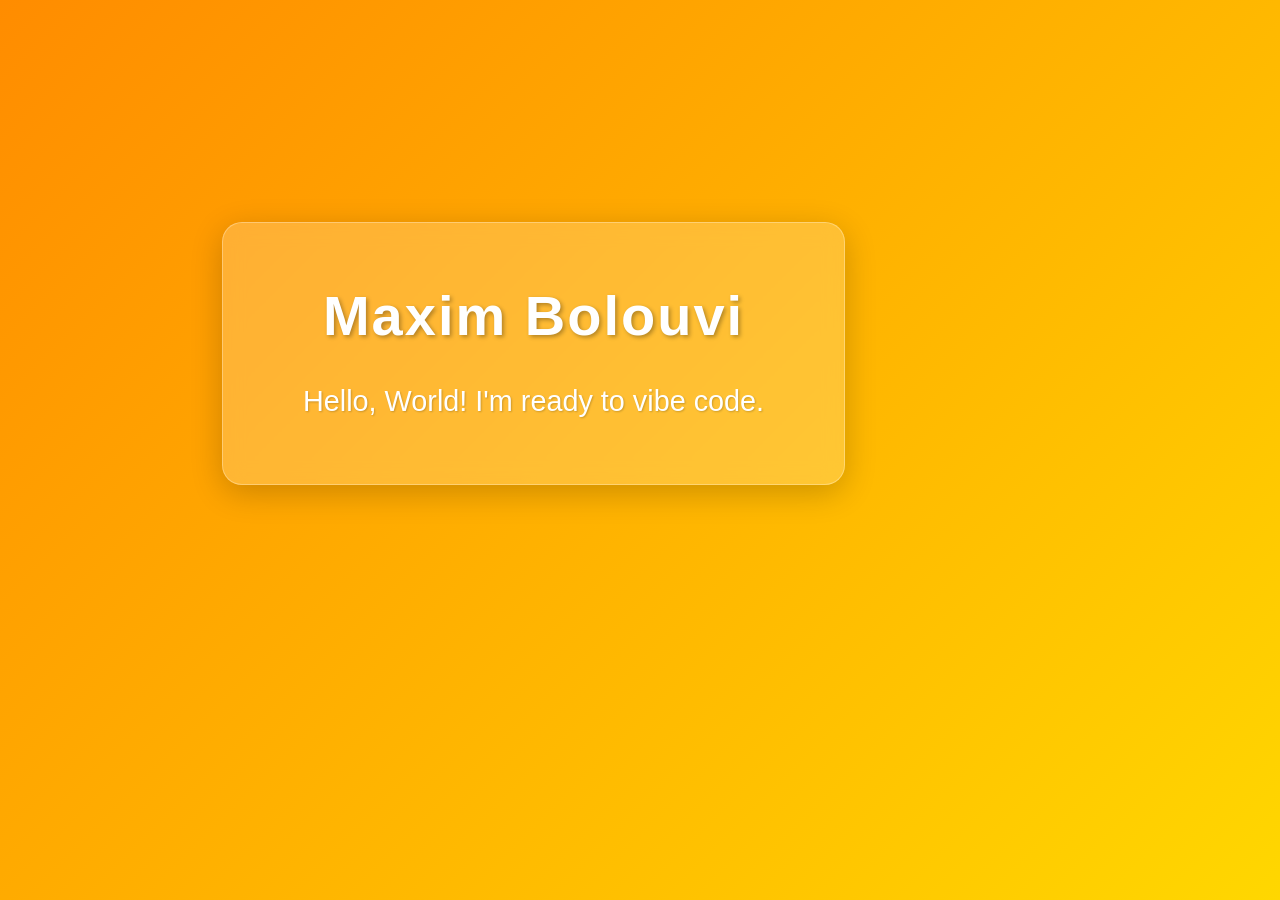
<file: hello-world/index.html>
<!DOCTYPE html>
<html lang="en">
<head>
    <meta charset="UTF-8">
    <meta name="viewport" content="width=device-width, initial-scale=1.0">
    <title>Hello World </title>
    <style>
        * {
            margin: 0;
            padding: 0;
            box-sizing: border-box;
        }

        body {
            background: linear-gradient(135deg, #ff8c00 0%, #ffd700 100%);
            font-family: 'Segoe UI', Tahoma, Geneva, Verdana, sans-serif;
            color: #ffffff;
            min-height: 100vh;
            overflow: hidden;
        }

        .container {
            background: rgba(255, 255, 255, 0.2);
            backdrop-filter: blur(10px);
            border-radius: 20px;
            padding: 60px 80px;
            box-shadow: 0 8px 32px 0 rgba(0, 0, 0, 0.2);
            border: 1px solid rgba(255, 255, 255, 0.3);
            position: absolute;
            text-align: center;
        }

        h1 {
            font-size: 3.5em;
            margin-bottom: 30px;
            font-weight: 700;
            text-shadow: 2px 2px 4px rgba(0, 0, 0, 0.3);
            letter-spacing: 2px;
        }

        p {
            font-size: 1.8em;
            font-weight: 300;
            line-height: 1.6;
            text-shadow: 1px 1px 2px rgba(0, 0, 0, 0.2);
        }
    </style>
</head>
<body>
    <div class="container" id="dvd">
        <h1>Maxim Bolouvi</h1>
        <p>Hello, World! I'm ready to vibe code.</p>
    </div>

    <script>
        const dvd = document.getElementById('dvd');
        let x = 100;
        let y = 100;
        let dx = 2;
        let dy = 2;

        function animate() {
            const rect = dvd.getBoundingClientRect();
            const maxX = window.innerWidth - rect.width;
            const maxY = window.innerHeight - rect.height;

            x += dx;
            y += dy;

            if (x <= 0 || x >= maxX) {
                dx = -dx;
                changeColor();
            }
            if (y <= 0 || y >= maxY) {
                dy = -dy;
                changeColor();
            }

            x = Math.max(0, Math.min(x, maxX));
            y = Math.max(0, Math.min(y, maxY));

            dvd.style.left = x + 'px';
            dvd.style.top = y + 'px';

            requestAnimationFrame(animate);
        }

        function changeColor() {
            const colors = [
                'linear-gradient(135deg, #ff8c00 0%, #ffd700 100%)',
                'linear-gradient(135deg, #ff6600 0%, #ffcc00 100%)',
                'linear-gradient(135deg, #ff9933 0%, #ffe066 100%)',
                'linear-gradient(135deg, #cc5500 0%, #ffaa00 100%)',
                'linear-gradient(135deg, #ff7700 0%, #ffdd33 100%)'
            ];
            document.body.style.background = colors[Math.floor(Math.random() * colors.length)];
        }

        animate();
    </script>
</body>
</html>
</file>
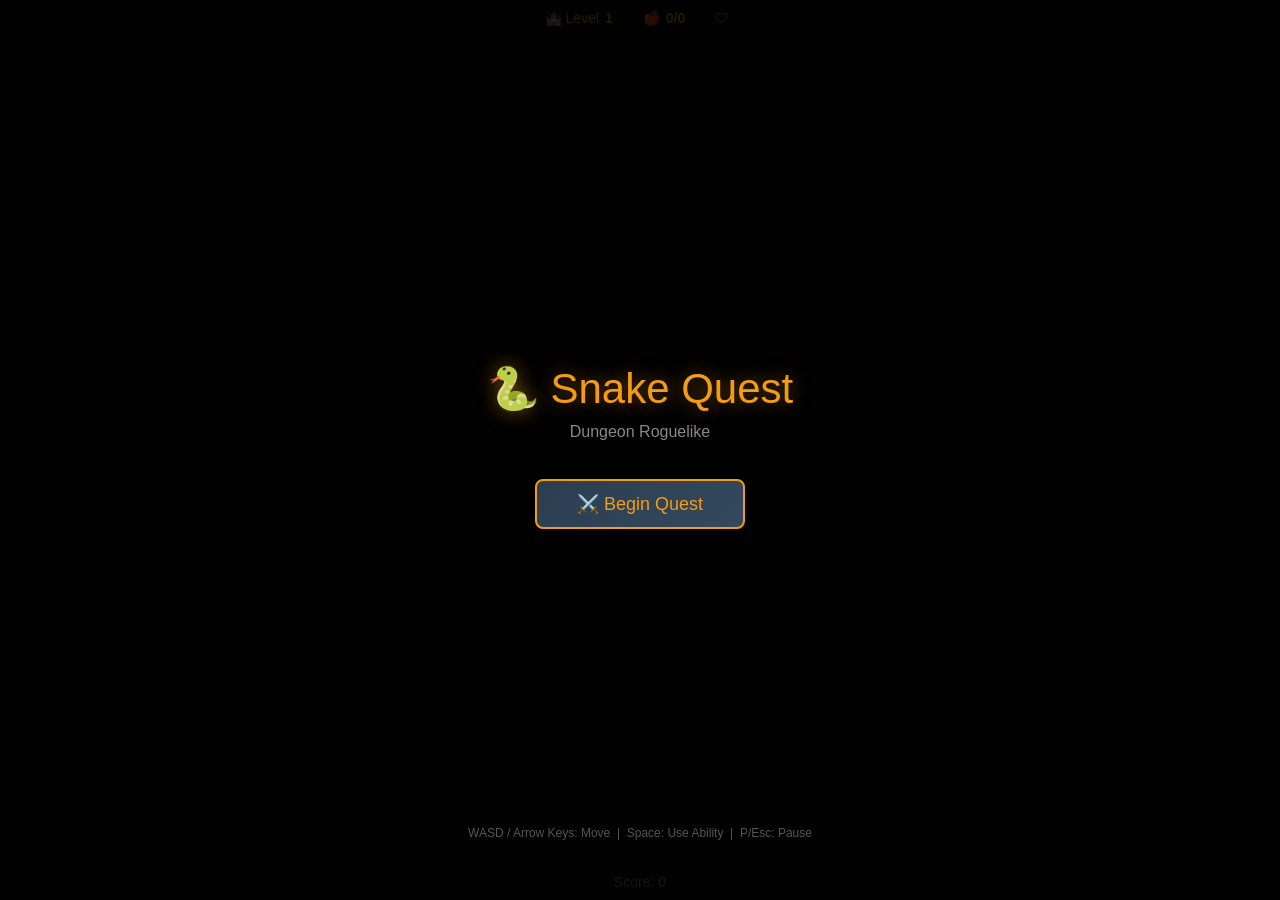
<file: snake-quest/index.html>
<!DOCTYPE html>
<html lang="en">
<head>
<meta charset="UTF-8">
<meta name="viewport" content="width=device-width, initial-scale=1.0">
<title>Snake Quest: Dungeon Roguelike</title>
<style>
* { margin: 0; padding: 0; box-sizing: border-box; }
body { background: #0a0a0a; overflow: hidden; font-family: 'Segoe UI', sans-serif; display: flex; justify-content: center; align-items: center; height: 100vh; color: #ddd; }
canvas { display: block; image-rendering: pixelated; }

#ui-overlay {
  position: absolute; top: 0; left: 0; width: 100%; height: 100%;
  pointer-events: none; z-index: 10;
}
#hud {
  position: absolute; top: 10px; left: 50%; transform: translateX(-50%);
  display: flex; gap: 30px; font-size: 14px; color: #f39c12;
  text-shadow: 1px 1px 3px #000; pointer-events: none;
}
.hud-item { display: flex; align-items: center; gap: 6px; white-space: nowrap; }
.hud-item span { font-weight: bold; }

#upgrade-overlay, #menu-overlay, #pause-overlay, #death-overlay, #victory-overlay, #levelclear-overlay {
  position: absolute; top: 0; left: 0; width: 100%; height: 100%;
  background: rgba(0,0,0,0.85); display: none; justify-content: center; align-items: center;
  flex-direction: column; pointer-events: auto; z-index: 20;
}
#upgrade-overlay.active, #menu-overlay.active, #pause-overlay.active, #death-overlay.active, #victory-overlay.active, #levelclear-overlay.active {
  display: flex;
}

#levelclear-overlay { background: rgba(0,0,0,0.7); }
#levelclear-overlay .title { font-size: 36px; animation: clearPulse 0.8s ease-in-out; }
#levelclear-overlay .subtitle { color: #f39c12; font-size: 18px; }
@keyframes clearPulse { 0% { transform: scale(0.5); opacity:0; } 50% { transform: scale(1.15); } 100% { transform: scale(1); opacity:1; } }

.title { font-size: 42px; color: #f39c12; margin-bottom: 10px; text-shadow: 0 0 20px rgba(243,156,18,0.5); }
.subtitle { font-size: 16px; color: #888; margin-bottom: 30px; }

.btn {
  padding: 12px 40px; margin: 8px; font-size: 18px; cursor: pointer;
  background: linear-gradient(135deg, #2c3e50, #34495e); border: 2px solid #f39c12;
  color: #f39c12; border-radius: 8px; transition: all 0.2s;
  pointer-events: auto; font-family: inherit;
}
.btn:hover { background: linear-gradient(135deg, #f39c12, #e67e22); color: #1a1a1a; transform: scale(1.05); }

#upgrade-cards { display: flex; gap: 20px; margin-top: 20px; flex-wrap: wrap; justify-content: center; }
.upgrade-card {
  width: 220px; padding: 20px; background: linear-gradient(135deg, #1a1a2e, #16213e);
  border: 2px solid #555; border-radius: 12px; cursor: pointer; text-align: center;
  transition: all 0.3s; pointer-events: auto; position: relative;
}
.upgrade-card:hover { border-color: #f39c12; transform: translateY(-8px); box-shadow: 0 8px 25px rgba(243,156,18,0.3); }
.upgrade-card .icon { font-size: 36px; margin-bottom: 10px; }
.upgrade-card .name { font-size: 16px; font-weight: bold; color: #f39c12; margin-bottom: 8px; }
.upgrade-card .desc { font-size: 12px; color: #aaa; line-height: 1.4; }
.upgrade-card .activation { font-size: 11px; color: #2ecc71; margin-top: 6px; font-style: italic; }
.upgrade-card .stack { font-size: 11px; color: #3498db; margin-top: 4px; }

#active-upgrades {
  position: absolute; top: 10px; right: 10px; display: flex; gap: 4px; flex-wrap: wrap;
  max-width: 200px; justify-content: flex-end; pointer-events: none;
}
.upgrade-icon {
  width: 28px; height: 28px; border-radius: 4px; background: rgba(0,0,0,0.7);
  border: 1px solid #555; display: flex; align-items: center; justify-content: center;
  font-size: 14px; position: relative;
}
.upgrade-icon .cooldown-overlay {
  position: absolute; bottom: 0; left: 0; width: 100%; background: rgba(0,0,0,0.7);
  border-radius: 0 0 4px 4px; text-align: center; font-size: 8px; color: #e74c3c;
}

#score-display {
  position: absolute; bottom: 10px; left: 50%; transform: translateX(-50%);
  font-size: 14px; color: #888; pointer-events: none;
}

#level-announce {
  position: absolute; top: 50%; left: 50%; transform: translate(-50%,-50%);
  font-size: 48px; color: #f39c12; text-shadow: 0 0 30px rgba(243,156,18,0.5);
  pointer-events: none; opacity: 0; transition: opacity 0.5s;
  z-index: 15;
}

#controls-help {
  position: absolute; bottom: 60px; font-size: 12px; color: #555; text-align: center;
  pointer-events: none;
}

.treasure-room { text-align: center; }
.treasure-room .emoji-row { font-size: 40px; margin: 10px 0; }
</style>
</head>
<body>
<canvas id="gameCanvas"></canvas>
<div id="ui-overlay">
  <div id="hud">
    <div class="hud-item">🏰 Level <span id="hud-level">1</span></div>
    <div class="hud-item">🍎 <span id="hud-apples">0/0</span></div>
    <div class="hud-item">🛡 <span id="hud-charges"></span></div>
  </div>
  <div id="active-upgrades"></div>
  <div id="score-display">Score: <span id="hud-score">0</span></div>
  <div id="ability-hint" style="position:absolute; bottom:30px; left:50%; transform:translateX(-50%); font-size:12px; color:#555; pointer-events:none; text-align:center;"></div>
  <div id="level-announce"></div>
</div>

<div id="menu-overlay" class="active">
  <div class="title">🐍 Snake Quest</div>
  <div class="subtitle">Dungeon Roguelike</div>
  <button class="btn" onclick="game.startGame()">⚔️ Begin Quest</button>
  <div id="controls-help">
    WASD / Arrow Keys: Move &nbsp;|&nbsp; Space: Use Ability &nbsp;|&nbsp; P/Esc: Pause
  </div>
</div>

<div id="pause-overlay">
  <div class="title" style="font-size:32px">⏸ Paused</div>
  <button class="btn" onclick="game.resume()">Resume</button>
  <button class="btn" onclick="game.showUpgradeList()">View Upgrades</button>
  <button class="btn" onclick="game.restartRun()">Restart Run</button>
  <div id="pause-upgrades" style="margin-top:15px; font-size:13px; color:#aaa; max-width:400px; text-align:center;"></div>
</div>

<div id="death-overlay">
  <div class="title" style="font-size:32px; color:#e74c3c;">💀 You Died</div>
  <div class="subtitle" id="death-msg">The dungeon claims another soul...</div>
  <button class="btn" onclick="game.restartRun()">Try Again</button>
</div>

<div id="upgrade-overlay">
  <div class="title" style="font-size:28px">⬆️ Choose an Upgrade</div>
  <div class="subtitle">Select one to aid your quest</div>
  <div id="upgrade-cards"></div>
</div>

<div id="levelclear-overlay">
  <div class="title">✨ Level Complete!</div>
  <div class="subtitle" id="levelclear-msg">All apples collected</div>
</div>

<div id="victory-overlay">
  <div class="treasure-room">
    <div class="title">🏆 Victory!</div>
    <div class="emoji-row">💰👑💎🏅💰</div>
    <div class="subtitle" style="color:#f39c12">You have conquered the dungeon!<br>Well done, brave serpent.</div>
    <div class="emoji-row">🪙🗝️📜⚔️🛡️</div>
    <div id="final-score" style="font-size:20px; color:#ddd; margin:15px 0;"></div>
    <button class="btn" onclick="game.restartRun()">Play Again</button>
  </div>
</div>

<script>
// ============================================================
// LEVEL DATA
// ============================================================
const LEVELS = [
  { // Level 1: Basic movement
    id:1, boardSize:{w:15,h:15}, startPos:{x:7,y:7}, startDir:'right', startLength:3,
    apples:[{x:3,y:3},{x:11,y:11},{x:7,y:2}],
    barriers:[], lava:[], turrets:[]
  },
  { // Level 2: Simple barriers
    id:2, boardSize:{w:15,h:15}, startPos:{x:2,y:7}, startDir:'right', startLength:3,
    apples:[{x:12,y:3},{x:12,y:11},{x:7,y:7},{x:3,y:12}],
    barriers:[{x:7,y:5},{x:7,y:6},{x:7,y:8},{x:7,y:9}],
    lava:[], turrets:[]
  },
  { // Level 3: Introduce lava
    id:3, boardSize:{w:15,h:15}, startPos:{x:1,y:1}, startDir:'right', startLength:3,
    apples:[{x:13,y:1},{x:13,y:13},{x:1,y:13},{x:7,y:3}],
    barriers:[{x:5,y:5},{x:5,y:9},{x:9,y:5},{x:9,y:9}],
    lava:[{x:6,y:7},{x:7,y:6},{x:8,y:7},{x:7,y:8}],
    turrets:[]
  },
  { // Level 4: First turret - shoots across the path to apples
    id:4, boardSize:{w:18,h:18}, startPos:{x:1,y:9}, startDir:'right', startLength:3,
    apples:[{x:5,y:3},{x:12,y:3},{x:16,y:9},{x:12,y:15},{x:5,y:15}],
    barriers:[{x:8,y:0},{x:8,y:1},{x:8,y:2},{x:8,y:15},{x:8,y:16},{x:8,y:17}],
    lava:[],
    turrets:[{x:0,y:9,type:'cardinal',dir:'right',fireRate:2200,speed:4}]
  },
  { // Level 5: Combination - turret sweeps the middle corridor
    id:5, boardSize:{w:18,h:18}, startPos:{x:9,y:9}, startDir:'right', startLength:3,
    apples:[{x:3,y:3},{x:15,y:3},{x:15,y:15},{x:3,y:15},{x:9,y:1}],
    barriers:[{x:6,y:6},{x:6,y:7},{x:6,y:8},{x:11,y:6},{x:11,y:7},{x:11,y:8},{x:7,y:6},{x:8,y:6},{x:9,y:6},{x:10,y:6}],
    lava:[{x:7,y:11},{x:8,y:11},{x:9,y:11},{x:10,y:11}],
    turrets:[{x:0,y:3,type:'cardinal',dir:'right',fireRate:2000,speed:4}]
  },
  { // Level 6: Multiple turrets
    id:6, boardSize:{w:20,h:20}, startPos:{x:10,y:10}, startDir:'right', startLength:4,
    apples:[{x:3,y:3},{x:16,y:3},{x:16,y:16},{x:3,y:16},{x:10,y:5},{x:10,y:15}],
    barriers:[{x:9,y:9},{x:10,y:9},{x:11,y:9},{x:9,y:11},{x:10,y:11},{x:11,y:11}],
    lava:[{x:5,y:10},{x:14,y:10}],
    turrets:[
      {x:0,y:10,type:'cardinal',dir:'right',fireRate:1800,speed:4},
      {x:19,y:5,type:'cardinal',dir:'left',fireRate:2000,speed:4}
    ]
  },
  { // Level 7: Barrier maze
    id:7, boardSize:{w:20,h:20}, startPos:{x:1,y:1}, startDir:'right', startLength:3,
    apples:[{x:18,y:1},{x:18,y:18},{x:1,y:18},{x:10,y:10},{x:5,y:10},{x:15,y:10}],
    barriers:[
      {x:3,y:0},{x:3,y:1},{x:3,y:2},{x:3,y:3},{x:3,y:4},{x:3,y:5},
      {x:7,y:14},{x:7,y:15},{x:7,y:16},{x:7,y:17},{x:7,y:18},{x:7,y:19},
      {x:12,y:0},{x:12,y:1},{x:12,y:2},{x:12,y:3},{x:12,y:4},{x:12,y:5},
      {x:16,y:14},{x:16,y:15},{x:16,y:16},{x:16,y:17},{x:16,y:18},{x:16,y:19}
    ],
    lava:[{x:10,y:3},{x:10,y:16},{x:3,y:10},{x:16,y:10}],
    turrets:[]
  },
  { // Level 8: Lava corridors
    id:8, boardSize:{w:18,h:18}, startPos:{x:1,y:9}, startDir:'right', startLength:3,
    apples:[{x:16,y:1},{x:16,y:16},{x:9,y:9},{x:1,y:1},{x:1,y:16},{x:9,y:1},{x:9,y:16}],
    barriers:[],
    lava:[
      ...Array.from({length:18},(_,i)=>({x:i,y:4})).filter(p=>p.x!==1&&p.x!==9&&p.x!==16),
      ...Array.from({length:18},(_,i)=>({x:i,y:13})).filter(p=>p.x!==1&&p.x!==9&&p.x!==16),
      ...Array.from({length:18},(_,i)=>({x:5,y:i})).filter(p=>p.y!==1&&p.y!==9&&p.y!==16),
      ...Array.from({length:18},(_,i)=>({x:13,y:i})).filter(p=>p.y!==1&&p.y!==9&&p.y!==16)
    ],
    turrets:[]
  },
  { // Level 9: Turret gauntlet
    id:9, boardSize:{w:22,h:18}, startPos:{x:1,y:9}, startDir:'right', startLength:3,
    apples:[{x:5,y:4},{x:10,y:4},{x:15,y:4},{x:5,y:13},{x:10,y:13},{x:15,y:13},{x:20,y:9}],
    barriers:[{x:0,y:4},{x:0,y:13},{x:21,y:4},{x:21,y:13}],
    lava:[],
    turrets:[
      {x:0,y:4,type:'cardinal',dir:'right',fireRate:1800,speed:5},
      {x:21,y:9,type:'cardinal',dir:'left',fireRate:1600,speed:5},
      {x:0,y:13,type:'cardinal',dir:'right',fireRate:2000,speed:5},
      {x:21,y:4,type:'cardinal',dir:'left',fireRate:2200,speed:5}
    ]
  },
  { // Level 10: Tight combo
    id:10, boardSize:{w:15,h:15}, startPos:{x:7,y:7}, startDir:'up', startLength:4,
    apples:[{x:2,y:2},{x:12,y:2},{x:12,y:12},{x:2,y:12},{x:7,y:1},{x:7,y:13},{x:1,y:7},{x:13,y:7}],
    barriers:[{x:5,y:5},{x:5,y:9},{x:9,y:5},{x:9,y:9},{x:6,y:5},{x:8,y:5},{x:6,y:9},{x:8,y:9},{x:5,y:6},{x:5,y:8},{x:9,y:6},{x:9,y:8}],
    lava:[{x:7,y:5},{x:7,y:9},{x:5,y:7},{x:9,y:7}],
    turrets:[
      {x:0,y:7,type:'cardinal',dir:'right',fireRate:1800,speed:5},
      {x:14,y:7,type:'cardinal',dir:'left',fireRate:1800,speed:5}
    ]
  },
  { // Level 11: Dense hazards
    id:11, boardSize:{w:22,h:22}, startPos:{x:11,y:11}, startDir:'right', startLength:4,
    apples:[{x:3,y:3},{x:18,y:3},{x:18,y:18},{x:3,y:18},{x:11,y:3},{x:11,y:18},{x:3,y:11},{x:18,y:11},{x:8,y:8},{x:14,y:14}],
    barriers:[
      {x:7,y:7},{x:7,y:8},{x:7,y:9},{x:8,y:7},{x:14,y:7},{x:14,y:8},{x:14,y:9},{x:13,y:7},
      {x:7,y:13},{x:7,y:14},{x:8,y:14},{x:14,y:13},{x:14,y:14},{x:13,y:14}
    ],
    lava:[{x:10,y:10},{x:11,y:10},{x:12,y:10},{x:10,y:11},{x:12,y:11},{x:10,y:12},{x:11,y:12},{x:12,y:12}],
    turrets:[
      {x:0,y:11,type:'cardinal',dir:'right',fireRate:1600,speed:5},
      {x:11,y:0,type:'cardinal',dir:'down',fireRate:1600,speed:5},
      {x:21,y:11,type:'cardinal',dir:'left',fireRate:2000,speed:5}
    ]
  },
  { // Level 12: Timing challenge
    id:12, boardSize:{w:20,h:20}, startPos:{x:10,y:18}, startDir:'up', startLength:4,
    apples:[{x:3,y:1},{x:10,y:1},{x:16,y:1},{x:3,y:10},{x:16,y:10},{x:10,y:6},{x:7,y:14},{x:13,y:14},{x:10,y:18}],
    barriers:[
      ...Array.from({length:14},(_,i)=>({x:i+3,y:5})).filter(p=>p.x!==10),
      ...Array.from({length:14},(_,i)=>({x:i+3,y:12})).filter(p=>p.x!==7&&p.x!==13)
    ],
    lava:[{x:9,y:5},{x:11,y:5}],
    turrets:[
      {x:0,y:3,type:'cardinal',dir:'right',fireRate:1400,speed:6},
      {x:19,y:8,type:'cardinal',dir:'left',fireRate:1400,speed:6},
      {x:0,y:15,type:'cardinal',dir:'right',fireRate:1800,speed:5}
    ]
  },
  { // Level 13: Spiral
    id:13, boardSize:{w:25,h:25}, startPos:{x:12,y:12}, startDir:'right', startLength:4,
    apples:[{x:1,y:1},{x:23,y:1},{x:23,y:23},{x:1,y:23},{x:6,y:6},{x:18,y:6},{x:18,y:18},{x:6,y:18},{x:12,y:3},{x:12,y:21}],
    barriers:[
      ...Array.from({length:20},(_,i)=>({x:3,y:i+3})).filter(p=>p.y<22),
      ...Array.from({length:16},(_,i)=>({x:i+5,y:22})),
      ...Array.from({length:16},(_,i)=>({x:21,y:i+3})).filter(p=>p.y<20),
      ...Array.from({length:14},(_,i)=>({x:i+5,y:3})).filter(p=>p.x<19)
    ],
    lava:[{x:12,y:11},{x:12,y:13},{x:11,y:12},{x:13,y:12}],
    turrets:[
      {x:0,y:12,type:'cardinal',dir:'right',fireRate:1500,speed:5},
      {x:24,y:12,type:'cardinal',dir:'left',fireRate:1500,speed:5}
    ]
  },
  { // Level 14: Island hopping
    id:14, boardSize:{w:25,h:25}, startPos:{x:2,y:2}, startDir:'right', startLength:3,
    apples:[{x:12,y:2},{x:22,y:2},{x:22,y:12},{x:22,y:22},{x:12,y:22},{x:2,y:22},{x:2,y:12},{x:12,y:12},{x:7,y:7},{x:17,y:17},{x:17,y:7}],
    barriers:[
      {x:5,y:0},{x:5,y:1},{x:5,y:2},{x:5,y:3},{x:5,y:4},
      {x:9,y:4},{x:9,y:5},{x:9,y:6},{x:9,y:7},{x:9,y:8},
      {x:15,y:0},{x:15,y:1},{x:15,y:2},{x:15,y:3},{x:15,y:4},
      {x:19,y:4},{x:19,y:5},{x:19,y:6},{x:19,y:7},{x:19,y:8}
    ],
    lava:[
      ...Array.from({length:25},(_,i)=>({x:i,y:9})).filter(p=>p.x!==2&&p.x!==12&&p.x!==22),
      ...Array.from({length:25},(_,i)=>({x:i,y:15})).filter(p=>p.x!==2&&p.x!==12&&p.x!==22)
    ],
    turrets:[
      {x:0,y:5,type:'cardinal',dir:'right',fireRate:1600,speed:5},
      {x:24,y:20,type:'cardinal',dir:'left',fireRate:1600,speed:5}
    ]
  },
  { // Level 15: Crossfire
    id:15, boardSize:{w:22,h:22}, startPos:{x:11,y:11}, startDir:'up', startLength:5,
    apples:[{x:5,y:5},{x:16,y:5},{x:16,y:16},{x:5,y:16},{x:11,y:2},{x:11,y:19},{x:2,y:11},{x:19,y:11},{x:8,y:8},{x:14,y:14},{x:14,y:8},{x:8,y:14}],
    barriers:[{x:10,y:10},{x:11,y:10},{x:12,y:10},{x:10,y:12},{x:11,y:12},{x:12,y:12},{x:10,y:11},{x:12,y:11}],
    lava:[],
    turrets:[
      {x:0,y:11,type:'cardinal',dir:'right',fireRate:1200,speed:6},
      {x:11,y:0,type:'cardinal',dir:'down',fireRate:1200,speed:6},
      {x:21,y:11,type:'cardinal',dir:'left',fireRate:1200,speed:6},
      {x:11,y:21,type:'cardinal',dir:'up',fireRate:1200,speed:6}
    ]
  },
  { // Level 16: Mastery begins
    id:16, boardSize:{w:25,h:25}, startPos:{x:12,y:12}, startDir:'right', startLength:5,
    apples:[{x:2,y:2},{x:22,y:2},{x:22,y:22},{x:2,y:22},{x:12,y:2},{x:12,y:22},{x:2,y:12},{x:22,y:12},{x:7,y:7},{x:17,y:7},{x:17,y:17},{x:7,y:17},{x:12,y:7},{x:12,y:17}],
    barriers:[
      ...Array.from({length:5},(_,i)=>({x:6+i,y:5})),
      ...Array.from({length:5},(_,i)=>({x:14+i,y:5})),
      ...Array.from({length:5},(_,i)=>({x:6+i,y:19})),
      ...Array.from({length:5},(_,i)=>({x:14+i,y:19})),
      ...Array.from({length:5},(_,i)=>({x:5,y:6+i})),
      ...Array.from({length:5},(_,i)=>({x:5,y:14+i})),
      ...Array.from({length:5},(_,i)=>({x:19,y:6+i})),
      ...Array.from({length:5},(_,i)=>({x:19,y:14+i}))
    ],
    lava:[{x:11,y:11},{x:13,y:11},{x:11,y:13},{x:13,y:13},{x:12,y:10},{x:12,y:14},{x:10,y:12},{x:14,y:12}],
    turrets:[
      {x:0,y:12,type:'cardinal',dir:'right',fireRate:1200,speed:6},
      {x:24,y:12,type:'cardinal',dir:'left',fireRate:1200,speed:6},
      {x:12,y:0,type:'cardinal',dir:'down',fireRate:1500,speed:5},
      {x:12,y:24,type:'cardinal',dir:'up',fireRate:1500,speed:5}
    ]
  },
  { // Level 17: Narrow escape
    id:17, boardSize:{w:28,h:18}, startPos:{x:1,y:9}, startDir:'right', startLength:4,
    apples:[{x:5,y:2},{x:10,y:2},{x:15,y:2},{x:20,y:2},{x:25,y:2},{x:5,y:15},{x:10,y:15},{x:15,y:15},{x:20,y:15},{x:25,y:15},{x:14,y:9},{x:26,y:9}],
    barriers:[
      ...Array.from({length:28},(_,i)=>({x:i,y:6})).filter(p=>p.x%5!==0),
      ...Array.from({length:28},(_,i)=>({x:i,y:11})).filter(p=>p.x%5!==0)
    ],
    lava:[
      {x:7,y:4},{x:7,y:5},{x:12,y:4},{x:12,y:5},{x:17,y:4},{x:17,y:5},{x:22,y:4},{x:22,y:5},
      {x:7,y:12},{x:7,y:13},{x:12,y:12},{x:12,y:13},{x:17,y:12},{x:17,y:13},{x:22,y:12},{x:22,y:13}
    ],
    turrets:[
      {x:0,y:0,type:'cardinal',dir:'right',fireRate:1000,speed:6},
      {x:27,y:17,type:'cardinal',dir:'left',fireRate:1000,speed:6},
      {x:14,y:0,type:'cardinal',dir:'down',fireRate:1400,speed:5},
      {x:14,y:17,type:'cardinal',dir:'up',fireRate:1400,speed:5}
    ]
  },
  { // Level 18: The arena
    id:18, boardSize:{w:25,h:25}, startPos:{x:12,y:12}, startDir:'right', startLength:5,
    apples:[{x:4,y:4},{x:20,y:4},{x:20,y:20},{x:4,y:20},{x:12,y:4},{x:12,y:20},{x:4,y:12},{x:20,y:12},{x:8,y:8},{x:16,y:8},{x:16,y:16},{x:8,y:16},{x:12,y:8},{x:12,y:16}],
    barriers:[
      ...Array.from({length:7},(_,i)=>({x:9+i,y:10})).filter(p=>p.x!==12),
      ...Array.from({length:7},(_,i)=>({x:9+i,y:14})).filter(p=>p.x!==12),
      ...Array.from({length:3},(_,i)=>({x:10,y:11+i})),
      ...Array.from({length:3},(_,i)=>({x:14,y:11+i}))
    ],
    lava:[
      {x:11,y:11},{x:13,y:11},{x:11,y:13},{x:13,y:13},
      {x:6,y:6},{x:18,y:6},{x:6,y:18},{x:18,y:18}
    ],
    turrets:[
      {x:0,y:12,type:'cardinal',dir:'right',fireRate:1000,speed:6},
      {x:12,y:0,type:'cardinal',dir:'down',fireRate:1000,speed:6},
      {x:24,y:12,type:'cardinal',dir:'left',fireRate:1000,speed:6},
      {x:12,y:24,type:'cardinal',dir:'up',fireRate:1000,speed:6},
      {x:0,y:4,type:'cardinal',dir:'right',fireRate:1500,speed:5},
      {x:24,y:20,type:'cardinal',dir:'left',fireRate:1500,speed:5}
    ]
  },
  { // Level 19: The gauntlet
    id:19, boardSize:{w:30,h:20}, startPos:{x:1,y:10}, startDir:'right', startLength:5,
    apples:[
      {x:4,y:3},{x:9,y:3},{x:14,y:3},{x:19,y:3},{x:24,y:3},{x:28,y:10},
      {x:4,y:16},{x:9,y:16},{x:14,y:16},{x:19,y:16},{x:24,y:16},
      {x:14,y:10},{x:7,y:10},{x:21,y:10}
    ],
    barriers:[
      ...Array.from({length:30},(_,i)=>({x:i,y:7})).filter(p=>p.x%7===0||p.x===29),
      ...Array.from({length:30},(_,i)=>({x:i,y:12})).filter(p=>p.x%7===0||p.x===29)
    ],
    lava:[
      ...Array.from({length:5},(_,i)=>({x:3+i,y:5})),
      ...Array.from({length:5},(_,i)=>({x:10+i,y:5})),
      ...Array.from({length:5},(_,i)=>({x:17+i,y:5})),
      ...Array.from({length:5},(_,i)=>({x:3+i,y:14})),
      ...Array.from({length:5},(_,i)=>({x:10+i,y:14})),
      ...Array.from({length:5},(_,i)=>({x:17+i,y:14}))
    ],
    turrets:[
      {x:0,y:0,type:'cardinal',dir:'right',fireRate:900,speed:7},
      {x:29,y:0,type:'cardinal',dir:'left',fireRate:900,speed:7},
      {x:0,y:19,type:'cardinal',dir:'right',fireRate:1100,speed:6},
      {x:29,y:19,type:'cardinal',dir:'left',fireRate:1100,speed:6},
      {x:15,y:0,type:'cardinal',dir:'down',fireRate:1300,speed:5},
      {x:15,y:19,type:'cardinal',dir:'up',fireRate:1300,speed:5}
    ]
  },
  { // Level 20: Final challenge
    id:20, boardSize:{w:30,h:30}, startPos:{x:15,y:15}, startDir:'right', startLength:6,
    apples:[
      {x:3,y:3},{x:15,y:3},{x:27,y:3},{x:27,y:15},{x:27,y:27},{x:15,y:27},{x:3,y:27},{x:3,y:15},
      {x:8,y:8},{x:22,y:8},{x:22,y:22},{x:8,y:22},{x:15,y:8},{x:15,y:22},{x:8,y:15},{x:22,y:15}
    ],
    barriers:[
      ...Array.from({length:10},(_,i)=>({x:5+i,y:5})),
      ...Array.from({length:10},(_,i)=>({x:15+i,y:5})),
      ...Array.from({length:10},(_,i)=>({x:5+i,y:24})),
      ...Array.from({length:10},(_,i)=>({x:15+i,y:24})),
      ...Array.from({length:8},(_,i)=>({x:5,y:6+i})),
      ...Array.from({length:8},(_,i)=>({x:24,y:6+i})),
      ...Array.from({length:8},(_,i)=>({x:5,y:16+i})),
      ...Array.from({length:8},(_,i)=>({x:24,y:16+i})),
      {x:14,y:14},{x:15,y:14},{x:16,y:14},{x:14,y:16},{x:15,y:16},{x:16,y:16},{x:14,y:15},{x:16,y:15}
    ],
    lava:[
      ...Array.from({length:6},(_,i)=>({x:10+i,y:10})),
      ...Array.from({length:6},(_,i)=>({x:15+i,y:10})),
      ...Array.from({length:6},(_,i)=>({x:10+i,y:19})),
      ...Array.from({length:6},(_,i)=>({x:15+i,y:19})),
      {x:10,y:11},{x:10,y:12},{x:20,y:11},{x:20,y:12},
      {x:10,y:17},{x:10,y:18},{x:20,y:17},{x:20,y:18}
    ],
    turrets:[
      {x:0,y:8,type:'cardinal',dir:'right',fireRate:800,speed:7},
      {x:8,y:0,type:'cardinal',dir:'down',fireRate:800,speed:7},
      {x:29,y:22,type:'cardinal',dir:'left',fireRate:800,speed:7},
      {x:22,y:29,type:'cardinal',dir:'up',fireRate:800,speed:7},
      {x:15,y:0,type:'cardinal',dir:'down',fireRate:1000,speed:6},
      {x:0,y:15,type:'cardinal',dir:'right',fireRate:1000,speed:6},
      {x:29,y:15,type:'cardinal',dir:'left',fireRate:1000,speed:6},
      {x:15,y:29,type:'cardinal',dir:'up',fireRate:1000,speed:6}
    ]
  }
];

// ============================================================
// UPGRADE DEFINITIONS
// ============================================================
const UPGRADE_POOL = [
  {id:'ghost_tail',name:'Ghost Tail',icon:'👻',desc:'Last {v} tail segments are passable',baseVal:3,stackVal:2,maxStacks:5,type:'passive',cat:'defensive'},
  {id:'proj_shield',name:'Projectile Shield',icon:'🛡️',desc:'Absorb {v} projectile hits',baseVal:3,stackVal:2,maxStacks:99,type:'passive',cat:'defensive'},
  {id:'lava_resist',name:'Lava Resistance',icon:'🔥',desc:'Survive {v} lava contacts',baseVal:2,stackVal:1,maxStacks:99,type:'passive',cat:'defensive'},
  {id:'wall_phase',name:'Wall Phase',icon:'🌀',desc:'{v} barrier pass(es) per level',baseVal:1,stackVal:1,maxStacks:99,type:'passive',cat:'defensive',resetsPerLevel:true},
  {id:'time_dilation',name:'Time Dilation',icon:'⏳',desc:'Slow to 30% for {v}s (Space)',baseVal:3,stackVal:2,maxStacks:99,type:'active',cat:'mobility',cooldown:15000},
  {id:'speed_boost',name:'Speed Boost',icon:'⚡',desc:'+{v}% movement speed',baseVal:15,stackVal:10,maxStacks:3,type:'passive',cat:'mobility'},
  {id:'dash',name:'Dash',icon:'💨',desc:'{v} dash charge(s) per level',baseVal:1,stackVal:1,maxStacks:99,type:'active',cat:'mobility',resetsPerLevel:true},
  {id:'shrink',name:'Shrink Ray',icon:'🔬',desc:'{v} use(s) per level: remove 3 tail segments',baseVal:1,stackVal:1,maxStacks:99,type:'active',cat:'tactical',resetsPerLevel:true},
  {id:'magnet',name:'Apple Magnet',icon:'🧲',desc:'Auto-collect apples {v} squares away',baseVal:2,stackVal:1,maxStacks:3,type:'passive',cat:'tactical'},
  {id:'turret_hack',name:'Turret Hack',icon:'🔧',desc:'Disable {v} random turret(s) per level',baseVal:2,stackVal:1,maxStacks:99,type:'passive',cat:'tactical',resetsPerLevel:true},
  {id:'invincible',name:'Invincibility',icon:'✨',desc:'{v}s invulnerability (Space)',baseVal:2,stackVal:1,maxStacks:99,type:'active',cat:'tactical',cooldown:20000},
  {id:'selective_growth',name:'Selective Growth',icon:'🌱',desc:'Every {v}nd apple: no growth',baseVal:2,stackVal:1,maxStacks:5,type:'passive',cat:'growth'},
  {id:'deflector',name:'Projectile Deflector',icon:'🪃',desc:'{v}% chance to deflect projectiles',baseVal:25,stackVal:15,maxStacks:4,type:'passive',cat:'offensive'},
  {id:'portal',name:'Portal Pair',icon:'🌀',desc:'{v} portal pair(s) per level (Space)',baseVal:1,stackVal:1,maxStacks:99,type:'active',cat:'utility',resetsPerLevel:true},
  {id:'second_chance',name:'Second Chance',icon:'🔄',desc:'{v} revive(s) on death',baseVal:1,stackVal:1,maxStacks:3,type:'passive',cat:'defensive'},
  {id:'future_sight',name:'Future Sight',icon:'👁️',desc:'See projectile paths {v}s ahead (Space)',baseVal:2,stackVal:1,maxStacks:99,type:'active',cat:'vision',cooldown:12000},
  {id:'detector',name:'Apple Vision',icon:'📡',desc:'See {v} extra apple(s) ahead',baseVal:1,stackVal:1,maxStacks:5,type:'passive',cat:'vision'},
  {id:'safe_path',name:'Safe Path',icon:'🗺️',desc:'{v} use(s): show path to apple',baseVal:1,stackVal:1,maxStacks:99,type:'active',cat:'vision',resetsPerLevel:true},
  {id:'score_multi',name:'Score Multiplier',icon:'💰',desc:'{v}x points for everything',baseVal:1.5,stackVal:0.25,maxStacks:99,type:'passive',cat:'score'},
  {id:'apple_value',name:'Apple Value',icon:'💎',desc:'Apples worth {v}x points',baseVal:2,stackVal:1,maxStacks:99,type:'passive',cat:'score'},
  {id:'venomous_trail',name:'Venomous Trail',icon:'☠️',desc:'Leave lava trail for {v}s (Space)',baseVal:3,stackVal:2,maxStacks:99,type:'active',cat:'offensive',cooldown:25000}
];

// ============================================================
// PARTICLE POOL
// ============================================================
class ParticlePool {
  constructor(max=200) {
    this.pool = Array.from({length:max},()=>({active:false,x:0,y:0,vx:0,vy:0,life:0,maxLife:1,color:'#fff',size:3}));
  }
  spawn(x,y,vx,vy,life,color,size=3) {
    const p = this.pool.find(p=>!p.active);
    if(!p) return;
    Object.assign(p,{active:true,x,y,vx,vy,life,maxLife:life,color,size});
  }
  burst(x,y,count,color,spread=3,life=0.8) {
    for(let i=0;i<count;i++) {
      const angle = Math.random()*Math.PI*2;
      const speed = Math.random()*spread;
      this.spawn(x,y,Math.cos(angle)*speed,Math.sin(angle)*speed,life+Math.random()*0.3,color,2+Math.random()*3);
    }
  }
  update(dt) {
    for(const p of this.pool) {
      if(!p.active) continue;
      p.x+=p.vx*dt*60; p.y+=p.vy*dt*60;
      p.life-=dt;
      if(p.life<=0) p.active=false;
    }
  }
  render(ctx) {
    for(const p of this.pool) {
      if(!p.active) continue;
      const alpha = Math.max(0,p.life/p.maxLife);
      ctx.globalAlpha=alpha;
      ctx.fillStyle=p.color;
      ctx.beginPath();
      ctx.arc(p.x,p.y,p.size*alpha,0,Math.PI*2);
      ctx.fill();
    }
    ctx.globalAlpha=1;
  }
}

// ============================================================
// MAIN GAME CLASS
// ============================================================
class Game {
  constructor() {
    this.canvas = document.getElementById('gameCanvas');
    this.ctx = this.canvas.getContext('2d');
    this.state = 'MENU';
    this.currentLevel = 0;
    this.score = 0;
    this.upgrades = {};
    this.upgradeStacks = {};
    this.cooldowns = {};
    this.chargesUsed = {};
    this.particles = new ParticlePool(300);
    this.projectiles = [];
    this.snake = [];
    this.direction = 'right';
    this.nextDirection = null;
    this.apples = [];
    this.applesCollected = 0;
    this.moveTimer = 0;
    this.moveInterval = 150;
    this.baseMoveInterval = 150;
    this.turretTimers = [];
    this.disabledTurrets = new Set();
    this.shakeTimer = 0;
    this.shakeIntensity = 0;
    this.levelAnnounceTimer = 0;
    this.appleCounter = 0;
    this.timeDilationActive = false;
    this.invincibleActive = false;
    this.invincibleTimer = 0;
    this.futureSightActive = false;
    this.futureSightTimer = 0;
    this.venomousTrailActive = false;
    this.venomousTrailTimer = 0;
    this.venomousTrailTiles = [];
    this.portalMode = false;
    this.portals = [];
    this.safePathTiles = [];
    this.safePathTimer = 0;
    this.secondChanceUsed = 0;
    this.cellSize = 24;
    this.offsetX = 0;
    this.offsetY = 0;
    this.lavaAnimTime = 0;
    this.lastTime = 0;
    // Smooth movement interpolation
    this.moveProgress = 0;
    this.prevSnake = [];
    this.levelClearTimer = 0;
    this.pendingGrowth = 0;
    this.visibleAppleIndex = 0; // for single-apple-at-a-time visibility

    this.resize();
    window.addEventListener('resize', ()=>this.resize());
    window.addEventListener('keydown', e=>this.handleKey(e));

    this.gameLoop = this.gameLoop.bind(this);
    requestAnimationFrame(this.gameLoop);
  }

  resize() {
    this.canvas.width = window.innerWidth;
    this.canvas.height = window.innerHeight;
    if(this.state==='PLAYING'||this.state==='PAUSED') this.calculateLayout();
  }

  calculateLayout() {
    const lvl = LEVELS[this.currentLevel];
    const maxW = this.canvas.width - 40;
    const maxH = this.canvas.height - 80;
    this.cellSize = Math.floor(Math.min(maxW/lvl.boardSize.w, maxH/lvl.boardSize.h));
    this.cellSize = Math.max(12, Math.min(this.cellSize, 32));
    this.offsetX = Math.floor((this.canvas.width - lvl.boardSize.w*this.cellSize)/2);
    this.offsetY = Math.floor((this.canvas.height - lvl.boardSize.h*this.cellSize)/2)+15;
  }

  handleKey(e) {
    const key = e.key.toLowerCase();
    if(this.state==='LEVEL_CLEAR') { e.preventDefault(); return; }
    if(this.state==='PLAYING') {
      const dirMap = {arrowup:'up',arrowdown:'down',arrowleft:'left',arrowright:'right',w:'up',s:'down',a:'left',d:'right'};
      const dir = dirMap[key];
      if(dir) {
        e.preventDefault();
        const opposite = {up:'down',down:'up',left:'right',right:'left'};
        if(opposite[dir]!==this.direction) this.nextDirection = dir;
      }
      if(key==='p'||key==='escape') { e.preventDefault(); this.pause(); }
      if(key===' ') { e.preventDefault(); this.useAbility(); }
    } else if(this.state==='PAUSED') {
      if(key==='p'||key==='escape') { e.preventDefault(); this.resume(); }
    }
  }

  // ---- STATE MANAGEMENT ----
  startGame() {
    this.currentLevel = 0;
    this.score = 0;
    this.upgrades = {};
    this.upgradeStacks = {};
    this.cooldowns = {};
    this.secondChanceUsed = 0;
    this.appleCounter = 0;
    document.getElementById('menu-overlay').classList.remove('active');
    this.loadLevel(0);
  }

  restartRun() {
    document.querySelectorAll('#death-overlay,#pause-overlay,#victory-overlay').forEach(el=>el.classList.remove('active'));
    document.getElementById('menu-overlay').classList.add('active');
    this.state = 'MENU';
  }

  pause() {
    this.state = 'PAUSED';
    document.getElementById('pause-overlay').classList.add('active');
  }

  resume() {
    document.getElementById('pause-overlay').classList.remove('active');
    document.getElementById('pause-upgrades').innerHTML = '';
    this.state = 'PLAYING';
    this.lastTime = performance.now();
  }

  showUpgradeList() {
    const el = document.getElementById('pause-upgrades');
    const entries = Object.keys(this.upgrades);
    if(!entries.length) { el.innerHTML='No upgrades yet.'; return; }
    el.innerHTML = entries.map(id=>{
      const def = UPGRADE_POOL.find(u=>u.id===id);
      const stk = this.upgradeStacks[id]||1;
      const val = this.getUpgradeValue(id);
      return `${def.icon} ${def.name} (x${stk}) - ${def.desc.replace('{v}',val)}`;
    }).join('<br>');
  }

  die(reason) {
    // Check second chance
    const sc = this.getUpgradeValue('second_chance');
    if(sc && this.secondChanceUsed < sc) {
      this.secondChanceUsed++;
      this.particles.burst(
        this.offsetX+this.snake[0].x*this.cellSize+this.cellSize/2,
        this.offsetY+this.snake[0].y*this.cellSize+this.cellSize/2,
        30,'#f39c12',4
      );
      this.reloadCurrentLevel();
      return;
    }
    this.state = 'DEAD';
    this.shakeTimer = 0.4;
    this.shakeIntensity = 8;
    const head = this.snake[0];
    this.particles.burst(
      this.offsetX+head.x*this.cellSize+this.cellSize/2,
      this.offsetY+head.y*this.cellSize+this.cellSize/2,
      40,'#e74c3c',5
    );
    setTimeout(()=>{
      document.getElementById('death-msg').textContent = reason||'The dungeon claims another soul...';
      document.getElementById('death-overlay').classList.add('active');
    },800);
  }

  victory() {
    this.state = 'VICTORY';
    document.getElementById('final-score').textContent = `Final Score: ${this.score}`;
    this.particles.burst(this.canvas.width/2,this.canvas.height/2,60,'#f39c12',6);
    this.particles.burst(this.canvas.width/2,this.canvas.height/2,40,'#e74c3c',5);
    this.particles.burst(this.canvas.width/2,this.canvas.height/2,40,'#3498db',5);
    document.getElementById('victory-overlay').classList.add('active');
  }

  // ---- LEVEL LOADING ----
  loadLevel(idx) {
    if(idx >= LEVELS.length) { this.victory(); return; }
    this.currentLevel = idx;
    this.state = 'PLAYING';
    const lvl = LEVELS[idx];
    this.calculateLayout();

    // Init snake
    this.snake = [];
    const dirs = {right:{x:-1,y:0},left:{x:1,y:0},up:{x:0,y:1},down:{x:0,y:-1}};
    const d = dirs[lvl.startDir||'right'];
    for(let i=0;i<lvl.startLength;i++) {
      this.snake.push({x:lvl.startPos.x+d.x*i, y:lvl.startPos.y+d.y*i});
    }
    this.direction = lvl.startDir||'right';
    this.nextDirection = null;
    this.prevSnake = this.snake.map(s=>({...s}));
    this.moveProgress = 1;

    // Init apples
    this.apples = lvl.apples.map(a=>({...a,collected:false}));
    this.applesCollected = 0;
    this.visibleAppleIndex = 0;
    this.pendingGrowth = 0;

    // Timers
    this.moveTimer = 0;
    this.projectiles = [];
    this.turretTimers = lvl.turrets.map(t=>({elapsed:0,fireRate:t.fireRate}));

    // Reset per-level charges
    this.chargesUsed = {};
    this.portals = [];
    this.portalMode = false;
    this.safePathTiles = [];
    this.safePathTimer = 0;
    this.venomousTrailTiles = [];
    this.venomousTrailActive = false;
    this.venomousTrailTimer = 0;
    this.timeDilationActive = false;
    this.invincibleActive = false;
    this.invincibleTimer = 0;
    this.futureSightActive = false;
    this.futureSightTimer = 0;
    this.appleCounter = 0;

    // Disable turrets via turret hack
    this.disabledTurrets = new Set();
    const hackVal = this.getUpgradeValue('turret_hack');
    if(hackVal && lvl.turrets.length) {
      const indices = lvl.turrets.map((_,i)=>i);
      for(let i=indices.length-1;i>0;i--) { const j=Math.floor(Math.random()*(i+1)); [indices[i],indices[j]]=[indices[j],indices[i]]; }
      for(let i=0;i<Math.min(hackVal,lvl.turrets.length);i++) this.disabledTurrets.add(indices[i]);
    }

    // Speed
    this.baseMoveInterval = 150;
    const speedVal = this.getUpgradeValue('speed_boost');
    if(speedVal) this.baseMoveInterval = Math.max(60, 150 * (1 - speedVal/100));
    this.moveInterval = this.baseMoveInterval;

    // Announce
    this.levelAnnounceTimer = 1.5;
    const announceEl = document.getElementById('level-announce');
    announceEl.textContent = `Level ${idx+1}`;
    announceEl.style.opacity = '1';

    // Update HUD
    this.updateHUD();
    this.lastTime = performance.now();
  }

  reloadCurrentLevel() {
    const idx = this.currentLevel;
    const lvl = LEVELS[idx];
    this.snake = [];
    const dirs = {right:{x:-1,y:0},left:{x:1,y:0},up:{x:0,y:1},down:{x:0,y:-1}};
    const d = dirs[lvl.startDir||'right'];
    for(let i=0;i<lvl.startLength;i++) this.snake.push({x:lvl.startPos.x+d.x*i, y:lvl.startPos.y+d.y*i});
    this.direction = lvl.startDir||'right';
    this.nextDirection = null;
    this.prevSnake = this.snake.map(s=>({...s}));
    this.moveProgress = 1;
    this.apples = lvl.apples.map(a=>({...a,collected:false}));
    this.applesCollected = 0;
    this.visibleAppleIndex = 0;
    this.pendingGrowth = 0;
    this.moveTimer = 0;
    this.projectiles = [];
    this.turretTimers = lvl.turrets.map(t=>({elapsed:0,fireRate:t.fireRate}));
    this.portals = [];
    this.portalMode = false;
    this.safePathTiles = [];
    this.safePathTimer = 0;
    this.venomousTrailTiles = [];
    this.venomousTrailActive = false;
    this.venomousTrailTimer = 0;
    this.chargesUsed = {};
    this.appleCounter = 0;
    this.state = 'PLAYING';
    this.lastTime = performance.now();
    this.updateHUD();
  }

  // ---- UPGRADE SYSTEM ----
  hasUpgrade(id) { return !!this.upgrades[id]; }

  getUpgradeValue(id) {
    if(!this.upgrades[id]) return 0;
    const def = UPGRADE_POOL.find(u=>u.id===id);
    const stacks = this.upgradeStacks[id]||1;
    return def.baseVal + def.stackVal*(stacks-1);
  }

  getChargesLeft(id) {
    const val = this.getUpgradeValue(id);
    return Math.max(0, val - (this.chargesUsed[id]||0));
  }

  showUpgradeChoice() {
    this.state = 'UPGRADE';
    const available = UPGRADE_POOL.filter(u => {
      if(this.upgradeStacks[u.id]>=u.maxStacks) return false;
      return true;
    });

    // Weighted selection: early = more defensive, late = more offensive
    const lvl = this.currentLevel;
    const weighted = available.map(u => {
      let w = 1;
      if(lvl<8 && (u.cat==='defensive'||u.cat==='growth')) w=2;
      if(lvl>=12 && (u.cat==='offensive'||u.cat==='tactical')) w=2;
      return {upgrade:u, weight:w};
    });

    const picks = [];
    const pool = [...weighted];
    for(let i=0;i<3&&pool.length;i++) {
      const total = pool.reduce((s,w)=>s+w.weight,0);
      let r = Math.random()*total;
      for(let j=0;j<pool.length;j++) {
        r -= pool[j].weight;
        if(r<=0) { picks.push(pool[j].upgrade); pool.splice(j,1); break; }
      }
    }

    const container = document.getElementById('upgrade-cards');
    container.innerHTML = '';
    picks.forEach(u => {
      const currentStacks = this.upgradeStacks[u.id]||0;
      const nextVal = u.baseVal + u.stackVal*currentStacks;
      const card = document.createElement('div');
      card.className = 'upgrade-card';
      const activationHint = u.type==='active' ? '⌨️ Press [Space] to activate' :
        u.type==='passive' ? '⚙️ Always active' : '';
      card.innerHTML = `
        <div class="icon">${u.icon}</div>
        <div class="name">${u.name}</div>
        <div class="desc">${u.desc.replace('{v}',nextVal)}</div>
        <div class="activation">${activationHint}</div>
        ${currentStacks?`<div class="stack">Stack ${currentStacks+1}/${u.maxStacks}</div>`:''}
      `;
      card.onclick = () => this.selectUpgrade(u.id);
      container.appendChild(card);
    });
    document.getElementById('upgrade-overlay').classList.add('active');
  }

  selectUpgrade(id) {
    if(!this.upgrades[id]) {
      this.upgrades[id] = true;
      this.upgradeStacks[id] = 1;
    } else {
      this.upgradeStacks[id]++;
    }
    const def = UPGRADE_POOL.find(u=>u.id===id);
    if(def.cooldown && !this.cooldowns[id]) this.cooldowns[id] = {remaining:0, total:def.cooldown};

    document.getElementById('upgrade-overlay').classList.remove('active');
    this.loadLevel(this.currentLevel + 1);
  }

  useAbility() {
    // Priority: invincibility > time dilation > dash > future sight > shrink > portal > safe path > venomous trail
    const abilities = ['invincible','time_dilation','dash','future_sight','shrink','portal','safe_path','venomous_trail'];
    for(const id of abilities) {
      if(!this.hasUpgrade(id)) continue;
      const def = UPGRADE_POOL.find(u=>u.id===id);

      if(def.cooldown) {
        const cd = this.cooldowns[id];
        if(cd && cd.remaining > 0) continue;
      }
      if(def.resetsPerLevel && id!=='turret_hack') {
        if(this.getChargesLeft(id)<=0) continue;
      }

      // Activate
      if(id==='time_dilation') {
        this.timeDilationActive = true;
        this.timeDilationTimer = this.getUpgradeValue(id);
        this.cooldowns[id].remaining = this.cooldowns[id].total;
        return;
      }
      if(id==='invincible') {
        this.invincibleActive = true;
        this.invincibleTimer = this.getUpgradeValue(id);
        this.cooldowns[id].remaining = this.cooldowns[id].total;
        return;
      }
      if(id==='dash') {
        this.chargesUsed[id] = (this.chargesUsed[id]||0)+1;
        const dir = this.direction;
        const delta = {up:{x:0,y:-1},down:{x:0,y:1},left:{x:-1,y:0},right:{x:1,y:0}}[dir];
        for(let i=0;i<3;i++) {
          const nx = this.snake[0].x+delta.x;
          const ny = this.snake[0].y+delta.y;
          const lvl = LEVELS[this.currentLevel];
          if(nx<0||ny<0||nx>=lvl.boardSize.w||ny>=lvl.boardSize.h) break;
          this.snake.unshift({x:nx,y:ny});
          this.snake.pop();
        }
        this.particles.burst(
          this.offsetX+this.snake[0].x*this.cellSize+this.cellSize/2,
          this.offsetY+this.snake[0].y*this.cellSize+this.cellSize/2,
          10,'#3498db',2
        );
        return;
      }
      if(id==='future_sight') {
        this.futureSightActive = true;
        this.futureSightTimer = this.getUpgradeValue(id);
        this.cooldowns[id].remaining = this.cooldowns[id].total;
        return;
      }
      if(id==='shrink') {
        if(this.snake.length>3) {
          this.chargesUsed[id] = (this.chargesUsed[id]||0)+1;
          const removed = Math.min(3, this.snake.length-3);
          for(let i=0;i<removed;i++) {
            const seg = this.snake.pop();
            this.particles.burst(
              this.offsetX+seg.x*this.cellSize+this.cellSize/2,
              this.offsetY+seg.y*this.cellSize+this.cellSize/2,
              5,'#2ecc71',2
            );
          }
        }
        return;
      }
      if(id==='portal') {
        this.portalMode = true;
        return;
      }
      if(id==='safe_path') {
        this.chargesUsed[id] = (this.chargesUsed[id]||0)+1;
        this.showSafePath();
        return;
      }
      if(id==='venomous_trail') {
        this.venomousTrailActive = true;
        this.venomousTrailTimer = this.getUpgradeValue(id);
        this.cooldowns[id].remaining = this.cooldowns[id].total;
        return;
      }
    }
  }

  showSafePath() {
    // Only target the currently visible apple
    const visible = [];
    const extraVision = this.getUpgradeValue('detector');
    const visibleCount = 1 + extraVision;
    let count = 0;
    for(let i=this.visibleAppleIndex; i<this.apples.length && count<visibleCount; i++) {
      if(this.apples[i].collected) continue;
      visible.push(this.apples[i]);
      count++;
    }
    if(!visible.length) return;
    let nearest = visible[0], minDist = Infinity;
    const head = this.snake[0];
    for(const a of visible) {
      const d = Math.abs(a.x-head.x)+Math.abs(a.y-head.y);
      if(d<minDist) { minDist=d; nearest=a; }
    }
    // Simple BFS path
    const lvl = LEVELS[this.currentLevel];
    const grid = Array.from({length:lvl.boardSize.h},()=>Array(lvl.boardSize.w).fill(false));
    for(const b of lvl.barriers) grid[b.y][b.x]=true;
    const visited = Array.from({length:lvl.boardSize.h},()=>Array(lvl.boardSize.w).fill(false));
    const queue = [{x:head.x,y:head.y,path:[]}];
    visited[head.y][head.x]=true;
    this.safePathTiles = [];
    while(queue.length) {
      const cur = queue.shift();
      if(cur.x===nearest.x&&cur.y===nearest.y) { this.safePathTiles=cur.path; break; }
      for(const[dx,dy]of[[0,-1],[0,1],[-1,0],[1,0]]) {
        const nx=cur.x+dx, ny=cur.y+dy;
        if(nx<0||ny<0||nx>=lvl.boardSize.w||ny>=lvl.boardSize.h) continue;
        if(visited[ny][nx]||grid[ny][nx]) continue;
        visited[ny][nx]=true;
        queue.push({x:nx,y:ny,path:[...cur.path,{x:nx,y:ny}]});
      }
    }
    this.safePathTimer = 3;
  }

  // ---- UPDATE ----
  update(dt) {
    if(this.state==='LEVEL_CLEAR') {
      this.particles.update(dt);
      this.lavaAnimTime += dt;
      this.levelClearTimer -= dt;
      if(this.levelClearTimer<=0) {
        document.getElementById('levelclear-overlay').classList.remove('active');
        if(this.currentLevel >= LEVELS.length-1) {
          this.victory();
        } else {
          this.showUpgradeChoice();
        }
      }
      return;
    }
    if(this.state!=='PLAYING') {
      this.particles.update(dt);
      return;
    }

    const timeScale = this.timeDilationActive ? 0.3 : 1;
    const scaledDt = dt * timeScale;

    this.lavaAnimTime += dt;

    // Level announce
    if(this.levelAnnounceTimer>0) {
      this.levelAnnounceTimer -= dt;
      if(this.levelAnnounceTimer<=0) {
        document.getElementById('level-announce').style.opacity='0';
      }
    }

    // Screen shake
    if(this.shakeTimer>0) this.shakeTimer -= dt;

    // Cooldowns
    for(const id in this.cooldowns) {
      if(this.cooldowns[id].remaining>0) this.cooldowns[id].remaining -= dt*1000;
    }

    // Timed abilities
    if(this.timeDilationActive) {
      this.timeDilationTimer -= dt;
      if(this.timeDilationTimer<=0) this.timeDilationActive=false;
    }
    if(this.invincibleActive) {
      this.invincibleTimer -= dt;
      if(this.invincibleTimer<=0) this.invincibleActive=false;
    }
    if(this.futureSightActive) {
      this.futureSightTimer -= dt;
      if(this.futureSightTimer<=0) this.futureSightActive=false;
    }
    if(this.venomousTrailActive) {
      this.venomousTrailTimer -= dt;
      if(this.venomousTrailTimer<=0) this.venomousTrailActive=false;
    }
    if(this.safePathTimer>0) {
      this.safePathTimer -= dt;
      if(this.safePathTimer<=0) this.safePathTiles=[];
    }

    // Venomous trail decay
    this.venomousTrailTiles = this.venomousTrailTiles.filter(t=>{t.life-=dt; return t.life>0;});

    // Snake movement with interpolation
    this.moveTimer += scaledDt * 1000;
    this.moveProgress = Math.min(1, this.moveTimer / this.moveInterval);
    if(this.moveTimer >= this.moveInterval) {
      this.moveTimer = 0;
      this.moveProgress = 0;
      this.prevSnake = this.snake.map(s=>({...s}));
      this.moveSnake();
    }

    // Turret firing
    const lvl = LEVELS[this.currentLevel];
    lvl.turrets.forEach((t,i) => {
      if(this.disabledTurrets.has(i)) return;
      this.turretTimers[i].elapsed += scaledDt*1000;
      if(this.turretTimers[i].elapsed >= t.fireRate) {
        this.turretTimers[i].elapsed = 0;
        this.fireProjectile(t);
      }
    });

    // Projectile movement
    for(let i=this.projectiles.length-1;i>=0;i--) {
      const p = this.projectiles[i];
      p.x += p.vx * scaledDt * p.speed;
      p.y += p.vy * scaledDt * p.speed;

      // Check bounds
      if(p.x<-1||p.y<-1||p.x>lvl.boardSize.w||p.y>lvl.boardSize.h) {
        this.projectiles.splice(i,1);
        continue;
      }

      // Check collision with snake
      const px = Math.round(p.x), py = Math.round(p.y);
      for(const seg of this.snake) {
        if(seg.x===px && seg.y===py) {
          if(this.invincibleActive) { this.projectiles.splice(i,1); break; }
          // Deflector
          const deflectChance = this.getUpgradeValue('deflector');
          if(deflectChance && Math.random()*100 < deflectChance) {
            p.vx = -p.vx; p.vy = -p.vy;
            this.particles.burst(
              this.offsetX+seg.x*this.cellSize+this.cellSize/2,
              this.offsetY+seg.y*this.cellSize+this.cellSize/2,
              5,'#3498db',2
            );
            break;
          }
          // Shield
          const shield = this.getUpgradeValue('proj_shield');
          if(shield) {
            const used = this.chargesUsed['proj_shield']||0;
            if(used < shield) {
              this.chargesUsed['proj_shield'] = used+1;
              this.projectiles.splice(i,1);
              this.particles.burst(
                this.offsetX+seg.x*this.cellSize+this.cellSize/2,
                this.offsetY+seg.y*this.cellSize+this.cellSize/2,
                8,'#3498db',2
              );
              break;
            }
          }
          this.die('Hit by a projectile!');
          return;
        }
      }
    }

    // Apple magnet - only collects visible apples
    const magnetRange = this.getUpgradeValue('magnet');
    if(magnetRange) {
      const head = this.snake[0];
      for(let ai=0;ai<this.apples.length;ai++) {
        const a = this.apples[ai];
        if(a.collected) continue;
        if(!this.isAppleVisible(ai)) continue;
        if(Math.abs(a.x-head.x)<=magnetRange && Math.abs(a.y-head.y)<=magnetRange) {
          this.collectApple(a);
        }
      }
    }

    this.particles.update(dt);
    this.updateHUD();
  }

  moveSnake() {
    if(this.nextDirection) { this.direction = this.nextDirection; this.nextDirection = null; }

    const head = {...this.snake[0]};
    const delta = {up:{x:0,y:-1},down:{x:0,y:1},left:{x:-1,y:0},right:{x:1,y:0}}[this.direction];
    head.x += delta.x;
    head.y += delta.y;

    const lvl = LEVELS[this.currentLevel];

    // Wall collision (wrap or die)
    if(head.x<0||head.y<0||head.x>=lvl.boardSize.w||head.y>=lvl.boardSize.h) {
      if(!this.invincibleActive) { this.die('Crashed into the dungeon wall!'); return; }
      head.x = (head.x+lvl.boardSize.w)%lvl.boardSize.w;
      head.y = (head.y+lvl.boardSize.h)%lvl.boardSize.h;
    }

    // Barrier collision
    if(lvl.barriers.some(b=>b.x===head.x&&b.y===head.y)) {
      if(this.invincibleActive) { /* pass */ }
      else {
        const phaseLeft = this.getChargesLeft('wall_phase');
        if(phaseLeft>0) {
          this.chargesUsed['wall_phase'] = (this.chargesUsed['wall_phase']||0)+1;
          this.particles.burst(
            this.offsetX+head.x*this.cellSize+this.cellSize/2,
            this.offsetY+head.y*this.cellSize+this.cellSize/2,
            8,'#9b59b6',2
          );
        } else {
          this.die('Crushed by a stone wall!');
          return;
        }
      }
    }

    // Lava collision
    if(lvl.lava.some(l=>l.x===head.x&&l.y===head.y)) {
      if(!this.invincibleActive) {
        const lavaLeft = this.getUpgradeValue('lava_resist');
        const used = this.chargesUsed['lava_resist']||0;
        if(lavaLeft && used < lavaLeft) {
          this.chargesUsed['lava_resist'] = used+1;
          this.particles.burst(
            this.offsetX+head.x*this.cellSize+this.cellSize/2,
            this.offsetY+head.y*this.cellSize+this.cellSize/2,
            8,'#e67e22',2
          );
        } else {
          this.die('Burned in lava!');
          return;
        }
      }
    }

    // Venomous trail collision
    if(this.venomousTrailTiles.some(t=>t.x===head.x&&t.y===head.y)) {
      if(!this.invincibleActive) {
        const lavaLeft = this.getUpgradeValue('lava_resist');
        const used = this.chargesUsed['lava_resist']||0;
        if(lavaLeft && used < lavaLeft) {
          this.chargesUsed['lava_resist'] = used+1;
        } else {
          this.die('Burned by your own venom!');
          return;
        }
      }
    }

    // Self collision
    const ghostTail = this.getUpgradeValue('ghost_tail');
    for(let i=0;i<this.snake.length;i++) {
      if(this.snake[i].x===head.x && this.snake[i].y===head.y) {
        if(ghostTail && i >= this.snake.length - ghostTail) continue;
        if(!this.invincibleActive) { this.die('Bit your own tail!'); return; }
      }
    }

    // Portal check
    for(let i=0;i<this.portals.length;i+=2) {
      if(i+1>=this.portals.length) break;
      const [a,b] = [this.portals[i], this.portals[i+1]];
      if(head.x===a.x&&head.y===a.y) { head.x=b.x; head.y=b.y; this.portals.splice(i,2); break; }
      if(head.x===b.x&&head.y===b.y) { head.x=a.x; head.y=a.y; this.portals.splice(i,2); break; }
    }

    // Add venomous trail from old tail
    if(this.venomousTrailActive && this.snake.length>1) {
      const tail = this.snake[this.snake.length-1];
      this.venomousTrailTiles.push({x:tail.x,y:tail.y,life:this.getUpgradeValue('venomous_trail')});
    }

    this.snake.unshift(head);

    // Apple collection - only visible apples can be collected
    for(let ai=0;ai<this.apples.length;ai++) {
      const a = this.apples[ai];
      if(!a.collected && a.x===head.x && a.y===head.y && this.isAppleVisible(ai)) {
        this.collectApple(a);
        break;
      }
    }

    // Growth: keep tail if pending, otherwise remove
    if(this.pendingGrowth > 0) {
      this.pendingGrowth--;
    } else {
      this.snake.pop();
    }

    // Check level complete
    if(this.apples.every(a=>a.collected)) {
      this.state = 'LEVEL_CLEAR';
      this.levelClearTimer = 1.8;
      this.moveProgress = 1;
      this.prevSnake = this.snake.map(s=>({...s}));
      this.particles.burst(
        this.offsetX+head.x*this.cellSize+this.cellSize/2,
        this.offsetY+head.y*this.cellSize+this.cellSize/2,
        30,'#f39c12',4
      );
      this.particles.burst(
        this.offsetX+head.x*this.cellSize+this.cellSize/2,
        this.offsetY+head.y*this.cellSize+this.cellSize/2,
        20,'#2ecc71',3
      );
      document.getElementById('levelclear-overlay').classList.add('active');
      document.getElementById('levelclear-msg').textContent = `Score: ${this.score}`;
    }
  }

  isAppleVisible(appleIndex) {
    const extraVision = this.getUpgradeValue('detector');
    const visibleCount = 1 + extraVision;
    let count = 0;
    for(let i=this.visibleAppleIndex; i<this.apples.length; i++) {
      if(this.apples[i].collected) continue;
      if(i === appleIndex) return count < visibleCount;
      count++;
      if(count >= visibleCount) return false;
    }
    return false;
  }

  collectApple(a) {
    a.collected = true;
    this.applesCollected++;
    this.appleCounter++;
    // Advance to next uncollected apple
    while(this.visibleAppleIndex < this.apples.length && this.apples[this.visibleAppleIndex].collected) {
      this.visibleAppleIndex++;
    }

    if(this.shouldGrow()) {
      this.pendingGrowth++;
    }

    // Score
    let pts = 100;
    const appleVal = this.getUpgradeValue('apple_value');
    if(appleVal) pts *= appleVal;
    const scoreMul = this.getUpgradeValue('score_multi');
    if(scoreMul) pts *= scoreMul;
    this.score += Math.round(pts);

    // Particles
    this.particles.burst(
      this.offsetX+a.x*this.cellSize+this.cellSize/2,
      this.offsetY+a.y*this.cellSize+this.cellSize/2,
      12,'#e74c3c',2
    );
  }

  shouldGrow() {
    const selGrowth = this.getUpgradeValue('selective_growth');
    if(selGrowth && (this.appleCounter % selGrowth === 0)) return false;
    return true;
  }

  fireProjectile(turret) {
    const dirVec = {up:{x:0,y:-1},down:{x:0,y:1},left:{x:-1,y:0},right:{x:1,y:0}}[turret.dir];
    this.projectiles.push({
      x: turret.x + dirVec.x*0.5,
      y: turret.y + dirVec.y*0.5,
      vx: dirVec.x,
      vy: dirVec.y,
      speed: turret.speed||4
    });
  }

  updateHUD() {
    document.getElementById('hud-level').textContent = this.currentLevel+1;
    const lvl = LEVELS[this.currentLevel];
    document.getElementById('hud-apples').textContent = `${this.applesCollected}/${lvl?lvl.apples.length:0}`;
    document.getElementById('hud-score').textContent = this.score;

    // Charges display
    const charges = [];
    if(this.hasUpgrade('proj_shield')) {
      const left = this.getUpgradeValue('proj_shield')-(this.chargesUsed['proj_shield']||0);
      charges.push(`🛡${left}`);
    }
    if(this.hasUpgrade('lava_resist')) {
      const left = this.getUpgradeValue('lava_resist')-(this.chargesUsed['lava_resist']||0);
      charges.push(`🔥${left}`);
    }
    if(this.hasUpgrade('wall_phase')) charges.push(`🌀${this.getChargesLeft('wall_phase')}`);
    if(this.hasUpgrade('dash')) charges.push(`💨${this.getChargesLeft('dash')}`);
    if(this.hasUpgrade('second_chance')) {
      const left = this.getUpgradeValue('second_chance')-this.secondChanceUsed;
      charges.push(`🔄${left}`);
    }
    document.getElementById('hud-charges').textContent = charges.join(' ');

    // Ability hint
    const abilityHints = [];
    const activeAbilities = ['invincible','time_dilation','dash','future_sight','shrink','portal','safe_path','venomous_trail'];
    for(const id of activeAbilities) {
      if(!this.hasUpgrade(id)) continue;
      const def = UPGRADE_POOL.find(u=>u.id===id);
      const cd = this.cooldowns[id];
      const ready = !cd || cd.remaining<=0;
      const hasCharges = !def.resetsPerLevel || id==='turret_hack' || this.getChargesLeft(id)>0;
      if(ready && hasCharges) { abilityHints.push(`[Space] ${def.icon} ${def.name}`); break; }
    }
    document.getElementById('ability-hint').textContent = abilityHints.join('  |  ');

    // Active upgrades icons
    const container = document.getElementById('active-upgrades');
    container.innerHTML = '';
    for(const id in this.upgrades) {
      const def = UPGRADE_POOL.find(u=>u.id===id);
      const div = document.createElement('div');
      div.className = 'upgrade-icon';
      div.title = def.name;
      div.textContent = def.icon;
      if(def.cooldown && this.cooldowns[id]) {
        const cd = this.cooldowns[id];
        if(cd.remaining>0) {
          const overlay = document.createElement('div');
          overlay.className = 'cooldown-overlay';
          overlay.textContent = Math.ceil(cd.remaining/1000);
          div.appendChild(overlay);
        }
      }
      container.appendChild(div);
    }
  }

  // ---- RENDER ----
  render() {
    const ctx = this.ctx;
    const w = this.canvas.width, h = this.canvas.height;
    ctx.fillStyle='#0a0a0a';
    ctx.fillRect(0,0,w,h);

    if(this.state==='MENU') return;

    // Screen shake
    let shakeX=0, shakeY=0;
    if(this.shakeTimer>0) {
      shakeX = (Math.random()-0.5)*this.shakeIntensity*2;
      shakeY = (Math.random()-0.5)*this.shakeIntensity*2;
    }
    ctx.save();
    ctx.translate(shakeX, shakeY);

    if(this.currentLevel < LEVELS.length) {
      const lvl = LEVELS[this.currentLevel];
      const cs = this.cellSize;
      const ox = this.offsetX, oy = this.offsetY;

      // Board background
      ctx.fillStyle='#1a1a1a';
      ctx.fillRect(ox,oy,lvl.boardSize.w*cs,lvl.boardSize.h*cs);

      // Grid lines
      ctx.strokeStyle='#222';
      ctx.lineWidth=0.5;
      for(let x=0;x<=lvl.boardSize.w;x++) {
        ctx.beginPath(); ctx.moveTo(ox+x*cs,oy); ctx.lineTo(ox+x*cs,oy+lvl.boardSize.h*cs); ctx.stroke();
      }
      for(let y=0;y<=lvl.boardSize.h;y++) {
        ctx.beginPath(); ctx.moveTo(ox,oy+y*cs); ctx.lineTo(ox+lvl.boardSize.w*cs,oy+y*cs); ctx.stroke();
      }

      // Board border
      ctx.strokeStyle='#4a4a4a';
      ctx.lineWidth=2;
      ctx.strokeRect(ox,oy,lvl.boardSize.w*cs,lvl.boardSize.h*cs);

      // Safe path
      if(this.safePathTiles.length) {
        ctx.fillStyle='rgba(46,204,113,0.15)';
        for(const t of this.safePathTiles) ctx.fillRect(ox+t.x*cs,oy+t.y*cs,cs,cs);
      }

      // Portals
      for(const p of this.portals) {
        const pulse = Math.sin(this.lavaAnimTime*4)*0.2+0.5;
        ctx.fillStyle=`rgba(155,89,182,${pulse})`;
        ctx.beginPath();
        ctx.arc(ox+p.x*cs+cs/2, oy+p.y*cs+cs/2, cs/2.5, 0, Math.PI*2);
        ctx.fill();
      }

      // Barriers
      for(const b of lvl.barriers) {
        const grd = ctx.createLinearGradient(ox+b.x*cs,oy+b.y*cs,ox+b.x*cs+cs,oy+b.y*cs+cs);
        grd.addColorStop(0,'#3a3a3a');
        grd.addColorStop(1,'#4a4a4a');
        ctx.fillStyle = grd;
        ctx.fillRect(ox+b.x*cs+1,oy+b.y*cs+1,cs-2,cs-2);
        // Brick lines
        ctx.strokeStyle='#2d2d2d';
        ctx.lineWidth=1;
        ctx.beginPath();
        ctx.moveTo(ox+b.x*cs+1,oy+b.y*cs+cs/2);
        ctx.lineTo(ox+b.x*cs+cs-1,oy+b.y*cs+cs/2);
        ctx.moveTo(ox+b.x*cs+cs/2,oy+b.y*cs+1);
        ctx.lineTo(ox+b.x*cs+cs/2,oy+b.y*cs+cs/2);
        ctx.stroke();
      }

      // Lava
      for(const l of lvl.lava) {
        const pulse = Math.sin(this.lavaAnimTime*3+l.x*0.5+l.y*0.7)*0.3+0.7;
        const grd = ctx.createRadialGradient(
          ox+l.x*cs+cs/2, oy+l.y*cs+cs/2, 0,
          ox+l.x*cs+cs/2, oy+l.y*cs+cs/2, cs/1.5
        );
        grd.addColorStop(0,`rgba(231,76,60,${pulse})`);
        grd.addColorStop(0.5,`rgba(230,126,34,${pulse*0.8})`);
        grd.addColorStop(1,`rgba(211,84,0,${pulse*0.4})`);
        ctx.fillStyle=grd;
        ctx.fillRect(ox+l.x*cs,oy+l.y*cs,cs,cs);
      }

      // Venomous trail
      for(const t of this.venomousTrailTiles) {
        const alpha = Math.min(1,t.life)*0.5;
        ctx.fillStyle=`rgba(155,89,182,${alpha})`;
        ctx.fillRect(ox+t.x*cs+2,oy+t.y*cs+2,cs-4,cs-4);
      }

      // Turrets
      lvl.turrets.forEach((t,i) => {
        const disabled = this.disabledTurrets.has(i);
        ctx.fillStyle = disabled ? '#555' : '#8e44ad';
        ctx.fillRect(ox+t.x*cs+2,oy+t.y*cs+2,cs-4,cs-4);
        // Direction indicator
        if(!disabled) {
          ctx.fillStyle='#e74c3c';
          const cx=ox+t.x*cs+cs/2, cy=oy+t.y*cs+cs/2;
          const dd={up:{x:0,y:-1},down:{x:0,y:1},left:{x:-1,y:0},right:{x:1,y:0}}[t.dir];
          ctx.beginPath();
          ctx.arc(cx+dd.x*cs/4, cy+dd.y*cs/4, cs/6, 0, Math.PI*2);
          ctx.fill();
        } else {
          // Sparking effect
          ctx.strokeStyle='#ff0';
          ctx.lineWidth=1;
          const cx=ox+t.x*cs+cs/2, cy=oy+t.y*cs+cs/2;
          for(let s=0;s<3;s++) {
            const a=Math.random()*Math.PI*2;
            ctx.beginPath();
            ctx.moveTo(cx,cy);
            ctx.lineTo(cx+Math.cos(a)*cs/3,cy+Math.sin(a)*cs/3);
            ctx.stroke();
          }
        }
      });

      // Apples - only show current target + extras from Apple Vision upgrade
      const extraVision = this.getUpgradeValue('detector');
      const visibleCount = 1 + extraVision;
      let shown = 0;
      for(let ai=this.visibleAppleIndex; ai<this.apples.length && shown<visibleCount; ai++) {
        const a = this.apples[ai];
        if(a.collected) continue;
        shown++;
        const isCurrent = (shown === 1);
        // Extra apples from vision show dimmer
        const appleAlpha = isCurrent ? 1 : 0.45;
        ctx.globalAlpha = appleAlpha;
        // Highlight ring on extra-vision apples
        if(!isCurrent) {
          ctx.strokeStyle='rgba(52,152,219,0.5)';
          ctx.lineWidth=2;
          ctx.strokeRect(ox+a.x*cs-2,oy+a.y*cs-2,cs+4,cs+4);
        }
        // Apple body
        const grd = ctx.createRadialGradient(
          ox+a.x*cs+cs*0.4, oy+a.y*cs+cs*0.3, cs*0.1,
          ox+a.x*cs+cs/2, oy+a.y*cs+cs/2, cs*0.4
        );
        grd.addColorStop(0,'#e74c3c');
        grd.addColorStop(1,'#c0392b');
        ctx.fillStyle=grd;
        ctx.beginPath();
        ctx.arc(ox+a.x*cs+cs/2, oy+a.y*cs+cs/2, cs*0.35, 0, Math.PI*2);
        ctx.fill();
        // Stem
        ctx.strokeStyle='#27ae60';
        ctx.lineWidth=2;
        ctx.beginPath();
        ctx.moveTo(ox+a.x*cs+cs/2, oy+a.y*cs+cs*0.2);
        ctx.lineTo(ox+a.x*cs+cs*0.6, oy+a.y*cs+cs*0.05);
        ctx.stroke();
        ctx.globalAlpha = 1;
      }

      // Snake with smooth interpolation and continuous body
      const lerpT = this.moveProgress;
      const ghostTail = this.getUpgradeValue('ghost_tail');
      const snakeLen = this.snake.length;

      // Pre-compute interpolated pixel positions for all segments
      const segPos = this.snake.map((seg,i) => {
        const prev = this.prevSnake[i] || seg;
        return {
          px: ox + (prev.x + (seg.x - prev.x) * lerpT) * cs + cs/2,
          py: oy + (prev.y + (seg.y - prev.y) * lerpT) * cs + cs/2
        };
      });

      // Draw body connections (thick lines between segments) - back to front
      for(let i=snakeLen-1;i>=1;i--) {
        const t = i/Math.max(1,snakeLen-1);
        const isGhost = ghostTail && i >= snakeLen - ghostTail;
        const radius = cs * (0.38 - t*0.08); // tapers toward tail

        let r,g,b;
        if(this.invincibleActive) { r=243; g=156; b=18; }
        else { r=Math.round(46+(39-46)*t); g=Math.round(204+(174-204)*t); b=Math.round(113+(96-113)*t); }

        ctx.globalAlpha = isGhost ? 0.35 : 1;
        ctx.strokeStyle = `rgb(${r},${g},${b})`;
        ctx.lineCap = 'round';
        ctx.lineWidth = radius * 2;
        ctx.beginPath();
        ctx.moveTo(segPos[i-1].px, segPos[i-1].py);
        ctx.lineTo(segPos[i].px, segPos[i].py);
        ctx.stroke();
      }

      // Draw circles at each joint for smoothness - back to front
      for(let i=snakeLen-1;i>=1;i--) {
        const t = i/Math.max(1,snakeLen-1);
        const isGhost = ghostTail && i >= snakeLen - ghostTail;
        const radius = cs * (0.38 - t*0.08);

        let r,g,b;
        if(this.invincibleActive) { r=243; g=156; b=18; }
        else { r=Math.round(46+(39-46)*t); g=Math.round(204+(174-204)*t); b=Math.round(113+(96-113)*t); }

        ctx.globalAlpha = isGhost ? 0.35 : 1;
        ctx.fillStyle = `rgb(${r},${g},${b})`;
        ctx.beginPath();
        ctx.arc(segPos[i].px, segPos[i].py, radius, 0, Math.PI*2);
        ctx.fill();
      }

      // Draw head
      if(snakeLen > 0) {
        ctx.globalAlpha = 1;
        const hx = segPos[0].px, hy = segPos[0].py;
        const headR = cs * 0.44;

        if(this.invincibleActive) {
          ctx.fillStyle = 'rgb(243,156,18)';
        } else {
          ctx.fillStyle = 'rgb(46,204,113)';
        }
        ctx.beginPath();
        ctx.arc(hx, hy, headR, 0, Math.PI*2);
        ctx.fill();

        // Darker head overlay for depth
        const headGrd = ctx.createRadialGradient(hx-headR*0.2,hy-headR*0.2,0,hx,hy,headR);
        headGrd.addColorStop(0,'rgba(255,255,255,0.1)');
        headGrd.addColorStop(1,'rgba(0,0,0,0.2)');
        ctx.fillStyle = headGrd;
        ctx.beginPath();
        ctx.arc(hx, hy, headR, 0, Math.PI*2);
        ctx.fill();

        // Eyes
        ctx.fillStyle='#fff';
        const eyeOff = {up:{x1:-0.2,y1:-0.15,x2:0.2,y2:-0.15},down:{x1:-0.2,y1:0.15,x2:0.2,y2:0.15},left:{x1:-0.15,y1:-0.2,x2:-0.15,y2:0.2},right:{x1:0.15,y1:-0.2,x2:0.15,y2:0.2}}[this.direction];
        ctx.beginPath(); ctx.arc(hx+eyeOff.x1*cs, hy+eyeOff.y1*cs, cs*0.09, 0, Math.PI*2); ctx.fill();
        ctx.beginPath(); ctx.arc(hx+eyeOff.x2*cs, hy+eyeOff.y2*cs, cs*0.09, 0, Math.PI*2); ctx.fill();
        ctx.fillStyle='#111';
        ctx.beginPath(); ctx.arc(hx+eyeOff.x1*cs*1.15, hy+eyeOff.y1*cs*1.15, cs*0.045, 0, Math.PI*2); ctx.fill();
        ctx.beginPath(); ctx.arc(hx+eyeOff.x2*cs*1.15, hy+eyeOff.y2*cs*1.15, cs*0.045, 0, Math.PI*2); ctx.fill();
      }
      ctx.globalAlpha=1;

      // Invincibility aura (uses interpolated head position)
      if(this.invincibleActive) {
        const head = this.snake[0];
        const prevH = this.prevSnake[0]||head;
        const ihx = prevH.x+(head.x-prevH.x)*lerpT;
        const ihy = prevH.y+(head.y-prevH.y)*lerpT;
        ctx.strokeStyle = `rgba(243,156,18,${0.5+Math.sin(this.lavaAnimTime*6)*0.3})`;
        ctx.lineWidth = 3;
        ctx.beginPath();
        ctx.arc(ox+ihx*cs+cs/2, oy+ihy*cs+cs/2, cs*0.6, 0, Math.PI*2);
        ctx.stroke();
      }

      // Projectiles
      for(const p of this.projectiles) {
        const px = ox + p.x*cs + cs/2;
        const py = oy + p.y*cs + cs/2;
        const grd = ctx.createRadialGradient(px,py,0,px,py,cs*0.35);
        grd.addColorStop(0,'#5dade2');
        grd.addColorStop(1,'rgba(52,152,219,0.3)');
        ctx.fillStyle=grd;
        ctx.beginPath();
        ctx.arc(px,py,cs*0.3,0,Math.PI*2);
        ctx.fill();
      }

      // Future sight: show projected paths
      if(this.futureSightActive) {
        ctx.globalAlpha=0.3;
        ctx.fillStyle='#5dade2';
        for(const p of this.projectiles) {
          for(let t=0;t<this.getUpgradeValue('future_sight')*p.speed;t++) {
            const fx = p.x+p.vx*t;
            const fy = p.y+p.vy*t;
            if(fx<0||fy<0||fx>=lvl.boardSize.w||fy>=lvl.boardSize.h) break;
            ctx.fillRect(ox+Math.round(fx)*cs+cs/3, oy+Math.round(fy)*cs+cs/3, cs/3, cs/3);
          }
        }
        ctx.globalAlpha=1;
      }
    }

    // Particles on top
    this.particles.render(ctx);
    ctx.restore();
  }

  // ---- GAME LOOP ----
  gameLoop(timestamp) {
    const dt = Math.min((timestamp - this.lastTime)/1000, 0.05);
    this.lastTime = timestamp;

    this.update(dt);
    this.render();

    requestAnimationFrame(this.gameLoop);
  }
}

const game = new Game();
</script>
</body>
</html>
</file>
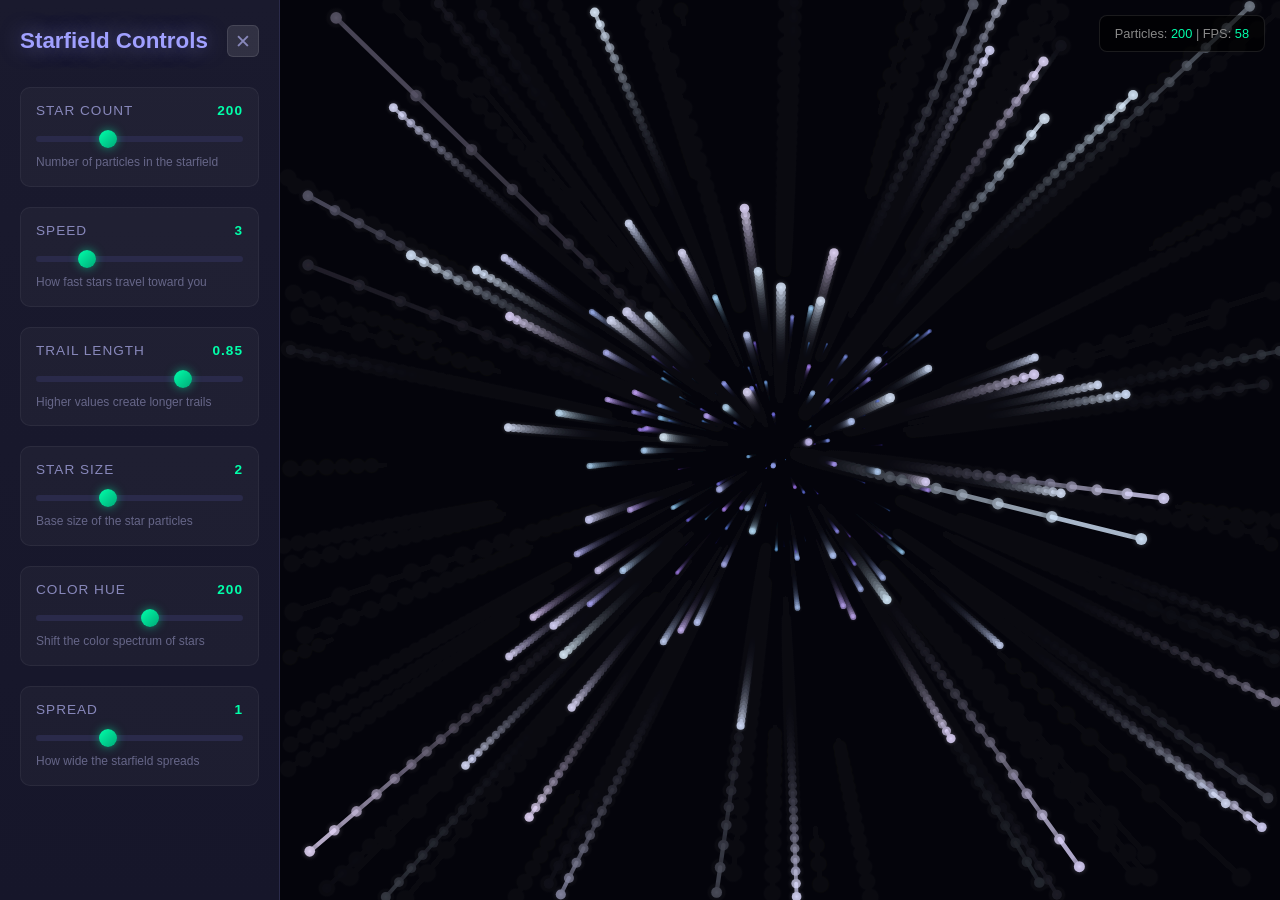
<file: starfield-quest/index.html>
<!DOCTYPE html>
<html lang="en">
<head>
    <meta charset="UTF-8">
    <meta name="viewport" content="width=device-width, initial-scale=1.0">
    <title>Starfield Quest - Particle System</title>
    <style>
        * {
            margin: 0;
            padding: 0;
            box-sizing: border-box;
        }

        body {
            font-family: 'Segoe UI', Tahoma, Geneva, Verdana, sans-serif;
            background: #0a0a0f;
            color: #fff;
            min-height: 100vh;
            display: flex;
            overflow: hidden;
        }

        /* Controls Panel - Positioned outside display area */
        .controls-panel {
            width: 280px;
            min-width: 280px;
            background: linear-gradient(180deg, #1a1a2e 0%, #16162a 100%);
            padding: 25px 20px;
            display: flex;
            flex-direction: column;
            gap: 20px;
            border-right: 1px solid #2a2a4a;
            z-index: 10;
            overflow-y: auto;
            transition: margin-left 0.3s ease, opacity 0.3s ease;
        }

        .controls-panel.hidden {
            margin-left: -280px;
            opacity: 0;
            pointer-events: none;
        }

        /* Toggle Button */
        .toggle-btn {
            position: absolute;
            top: 15px;
            left: 15px;
            width: 44px;
            height: 44px;
            background: rgba(26, 26, 46, 0.9);
            border: 1px solid #2a2a4a;
            border-radius: 8px;
            color: #a0a0ff;
            font-size: 1.4rem;
            cursor: pointer;
            z-index: 20;
            display: flex;
            align-items: center;
            justify-content: center;
            transition: background 0.2s, transform 0.2s;
        }

        .toggle-btn:hover {
            background: rgba(40, 40, 70, 0.95);
            transform: scale(1.05);
        }

        .controls-panel:not(.hidden) ~ .canvas-container .toggle-btn {
            opacity: 0;
            pointer-events: none;
        }

        .panel-header {
            display: flex;
            align-items: center;
            justify-content: space-between;
            margin-bottom: 10px;
        }

        .controls-panel h1 {
            font-size: 1.4rem;
            color: #a0a0ff;
            text-shadow: 0 0 20px rgba(160, 160, 255, 0.5);
            margin: 0;
        }

        .hide-btn {
            background: rgba(255, 255, 255, 0.1);
            border: 1px solid rgba(255, 255, 255, 0.1);
            border-radius: 6px;
            color: #8888bb;
            font-size: 1.2rem;
            width: 32px;
            height: 32px;
            cursor: pointer;
            display: flex;
            align-items: center;
            justify-content: center;
            transition: background 0.2s, color 0.2s;
        }

        .hide-btn:hover {
            background: rgba(255, 255, 255, 0.15);
            color: #a0a0ff;
        }

        .control-group {
            background: rgba(255, 255, 255, 0.03);
            padding: 15px;
            border-radius: 10px;
            border: 1px solid rgba(255, 255, 255, 0.05);
        }

        .control-group label {
            display: block;
            margin-bottom: 10px;
            font-size: 0.85rem;
            color: #8888bb;
            text-transform: uppercase;
            letter-spacing: 1px;
        }

        .control-group .value-display {
            float: right;
            color: #00ffaa;
            font-weight: bold;
        }

        input[type="range"] {
            width: 100%;
            height: 6px;
            border-radius: 3px;
            background: #2a2a4a;
            outline: none;
            -webkit-appearance: none;
            cursor: pointer;
        }

        input[type="range"]::-webkit-slider-thumb {
            -webkit-appearance: none;
            width: 18px;
            height: 18px;
            border-radius: 50%;
            background: linear-gradient(135deg, #00ffaa 0%, #00aa77 100%);
            cursor: pointer;
            box-shadow: 0 0 10px rgba(0, 255, 170, 0.5);
            transition: transform 0.2s;
        }

        input[type="range"]::-webkit-slider-thumb:hover {
            transform: scale(1.2);
        }

        input[type="range"]::-moz-range-thumb {
            width: 18px;
            height: 18px;
            border-radius: 50%;
            background: linear-gradient(135deg, #00ffaa 0%, #00aa77 100%);
            cursor: pointer;
            border: none;
            box-shadow: 0 0 10px rgba(0, 255, 170, 0.5);
        }

        .info-text {
            font-size: 0.75rem;
            color: #666688;
            margin-top: 8px;
            line-height: 1.4;
        }

        /* Starfield Canvas Area */
        .canvas-container {
            flex: 1;
            position: relative;
            overflow: hidden;
        }

        canvas {
            display: block;
            width: 100%;
            height: 100%;
        }

        /* Stats overlay */
        .stats {
            position: absolute;
            top: 15px;
            right: 15px;
            background: rgba(0, 0, 0, 0.6);
            padding: 10px 15px;
            border-radius: 8px;
            font-size: 0.8rem;
            color: #888;
            border: 1px solid rgba(255, 255, 255, 0.1);
        }

        .stats span {
            color: #00ffaa;
        }
    </style>
</head>
<body>
    <!-- Controls Panel - Outside the display area -->
    <div class="controls-panel" id="controlsPanel">
        <div class="panel-header">
            <h1>Starfield Controls</h1>
            <button class="hide-btn" id="hideBtn" title="Hide controls">✕</button>
        </div>

        <div class="control-group">
            <label>
                Star Count
                <span class="value-display" id="countValue">200</span>
            </label>
            <input type="range" id="starCount" min="50" max="500" value="200">
            <p class="info-text">Number of particles in the starfield</p>
        </div>

        <div class="control-group">
            <label>
                Speed
                <span class="value-display" id="speedValue">3</span>
            </label>
            <input type="range" id="speed" min="1" max="10" value="3" step="0.5">
            <p class="info-text">How fast stars travel toward you</p>
        </div>

        <div class="control-group">
            <label>
                Trail Length
                <span class="value-display" id="trailValue">0.85</span>
            </label>
            <input type="range" id="trailLength" min="0.5" max="0.98" value="0.85" step="0.01">
            <p class="info-text">Higher values create longer trails</p>
        </div>

        <div class="control-group">
            <label>
                Star Size
                <span class="value-display" id="sizeValue">2</span>
            </label>
            <input type="range" id="starSize" min="0.5" max="5" value="2" step="0.5">
            <p class="info-text">Base size of the star particles</p>
        </div>

        <div class="control-group">
            <label>
                Color Hue
                <span class="value-display" id="hueValue">200</span>
            </label>
            <input type="range" id="colorHue" min="0" max="360" value="200">
            <p class="info-text">Shift the color spectrum of stars</p>
        </div>

        <div class="control-group">
            <label>
                Spread
                <span class="value-display" id="spreadValue">1</span>
            </label>
            <input type="range" id="spread" min="0.5" max="2" value="1" step="0.1">
            <p class="info-text">How wide the starfield spreads</p>
        </div>
    </div>

    <!-- Starfield Display Area -->
    <div class="canvas-container">
        <button class="toggle-btn" id="showBtn" title="Show controls">☰</button>
        <canvas id="starfield"></canvas>
        <div class="stats">
            Particles: <span id="particleCount">0</span> |
            FPS: <span id="fps">0</span>
        </div>
    </div>

    <script>
        // Canvas setup
        const canvas = document.getElementById('starfield');
        const ctx = canvas.getContext('2d');

        // Resize canvas to fill container
        function resizeCanvas() {
            const container = canvas.parentElement;
            canvas.width = container.clientWidth;
            canvas.height = container.clientHeight;
        }
        resizeCanvas();
        window.addEventListener('resize', resizeCanvas);

        // Animation parameters
        let params = {
            starCount: 200,
            speed: 3,
            trailLength: 0.85,
            starSize: 2,
            colorHue: 200,
            spread: 1
        };

        // Star particle class
        class Star {
            constructor() {
                this.reset();
            }

            reset() {
                // Position in 3D space
                this.x = (Math.random() - 0.5) * canvas.width * params.spread;
                this.y = (Math.random() - 0.5) * canvas.height * params.spread;
                this.z = Math.random() * canvas.width;

                // Previous position for trails
                this.prevX = this.x;
                this.prevY = this.y;
                this.prevZ = this.z;

                // Age for color variation
                this.age = Math.random();
            }

            update() {
                // Store previous position for trail
                this.prevX = this.x;
                this.prevY = this.y;
                this.prevZ = this.z;

                // Move star toward viewer (decrease z)
                this.z -= params.speed * 2;

                // Age the particle
                this.age += 0.001;

                // Reset if star passes the viewer
                if (this.z <= 0) {
                    this.reset();
                    this.z = canvas.width;
                }
            }

            draw() {
                const centerX = canvas.width / 2;
                const centerY = canvas.height / 2;

                // Project 3D to 2D (perspective projection)
                const k = 200; // Focal length
                const scale = k / this.z;
                const prevScale = k / this.prevZ;

                const screenX = this.x * scale + centerX;
                const screenY = this.y * scale + centerY;
                const prevScreenX = this.prevX * prevScale + centerX;
                const prevScreenY = this.prevY * prevScale + centerY;

                // Check if star is on screen
                if (screenX < 0 || screenX > canvas.width ||
                    screenY < 0 || screenY > canvas.height) {
                    return;
                }

                // Size based on depth
                const size = Math.max(0.5, (1 - this.z / canvas.width) * params.starSize * 3);

                // Brightness based on depth
                const brightness = Math.min(1, (1 - this.z / canvas.width) * 1.5);

                // Color with hue variation
                const hue = (params.colorHue + this.age * 60) % 360;
                const saturation = 60 + Math.random() * 20;
                const lightness = 50 + brightness * 40;

                // Draw trail
                ctx.beginPath();
                ctx.moveTo(prevScreenX, prevScreenY);
                ctx.lineTo(screenX, screenY);
                ctx.strokeStyle = `hsla(${hue}, ${saturation}%, ${lightness}%, ${brightness * 0.8})`;
                ctx.lineWidth = size * 0.8;
                ctx.lineCap = 'round';
                ctx.stroke();

                // Draw star
                ctx.beginPath();
                ctx.arc(screenX, screenY, size, 0, Math.PI * 2);
                ctx.fillStyle = `hsla(${hue}, ${saturation}%, ${lightness}%, ${brightness})`;
                ctx.fill();

                // Add glow effect for bright stars
                if (brightness > 0.7 && size > 1.5) {
                    ctx.beginPath();
                    ctx.arc(screenX, screenY, size * 2, 0, Math.PI * 2);
                    const gradient = ctx.createRadialGradient(
                        screenX, screenY, 0,
                        screenX, screenY, size * 2
                    );
                    gradient.addColorStop(0, `hsla(${hue}, ${saturation}%, ${lightness}%, ${brightness * 0.5})`);
                    gradient.addColorStop(1, 'transparent');
                    ctx.fillStyle = gradient;
                    ctx.fill();
                }
            }
        }

        // Create star array
        let stars = [];
        function initStars() {
            stars = [];
            for (let i = 0; i < params.starCount; i++) {
                stars.push(new Star());
            }
        }
        initStars();

        // FPS tracking
        let lastTime = performance.now();
        let frameCount = 0;
        let fps = 0;

        // Animation loop
        function animate() {
            // Calculate FPS
            frameCount++;
            const now = performance.now();
            if (now - lastTime >= 1000) {
                fps = frameCount;
                frameCount = 0;
                lastTime = now;
                document.getElementById('fps').textContent = fps;
            }

            // Clear with trail effect (semi-transparent black)
            ctx.fillStyle = `rgba(10, 10, 15, ${1 - params.trailLength})`;
            ctx.fillRect(0, 0, canvas.width, canvas.height);

            // Update and draw stars
            for (const star of stars) {
                star.update();
                star.draw();
            }

            // Update particle count display
            document.getElementById('particleCount').textContent = stars.length;

            requestAnimationFrame(animate);
        }

        // Control event listeners
        document.getElementById('starCount').addEventListener('input', (e) => {
            params.starCount = parseInt(e.target.value);
            document.getElementById('countValue').textContent = params.starCount;

            // Adjust star array
            while (stars.length < params.starCount) {
                stars.push(new Star());
            }
            while (stars.length > params.starCount) {
                stars.pop();
            }
        });

        document.getElementById('speed').addEventListener('input', (e) => {
            params.speed = parseFloat(e.target.value);
            document.getElementById('speedValue').textContent = params.speed;
        });

        document.getElementById('trailLength').addEventListener('input', (e) => {
            params.trailLength = parseFloat(e.target.value);
            document.getElementById('trailValue').textContent = params.trailLength;
        });

        document.getElementById('starSize').addEventListener('input', (e) => {
            params.starSize = parseFloat(e.target.value);
            document.getElementById('sizeValue').textContent = params.starSize;
        });

        document.getElementById('colorHue').addEventListener('input', (e) => {
            params.colorHue = parseInt(e.target.value);
            document.getElementById('hueValue').textContent = params.colorHue;
        });

        document.getElementById('spread').addEventListener('input', (e) => {
            params.spread = parseFloat(e.target.value);
            document.getElementById('spreadValue').textContent = params.spread;
        });

        // Panel toggle functionality
        const controlsPanel = document.getElementById('controlsPanel');
        const hideBtn = document.getElementById('hideBtn');
        const showBtn = document.getElementById('showBtn');

        hideBtn.addEventListener('click', () => {
            controlsPanel.classList.add('hidden');
        });

        showBtn.addEventListener('click', () => {
            controlsPanel.classList.remove('hidden');
        });

        // Start animation
        animate();
    </script>
</body>
</html>
</file>
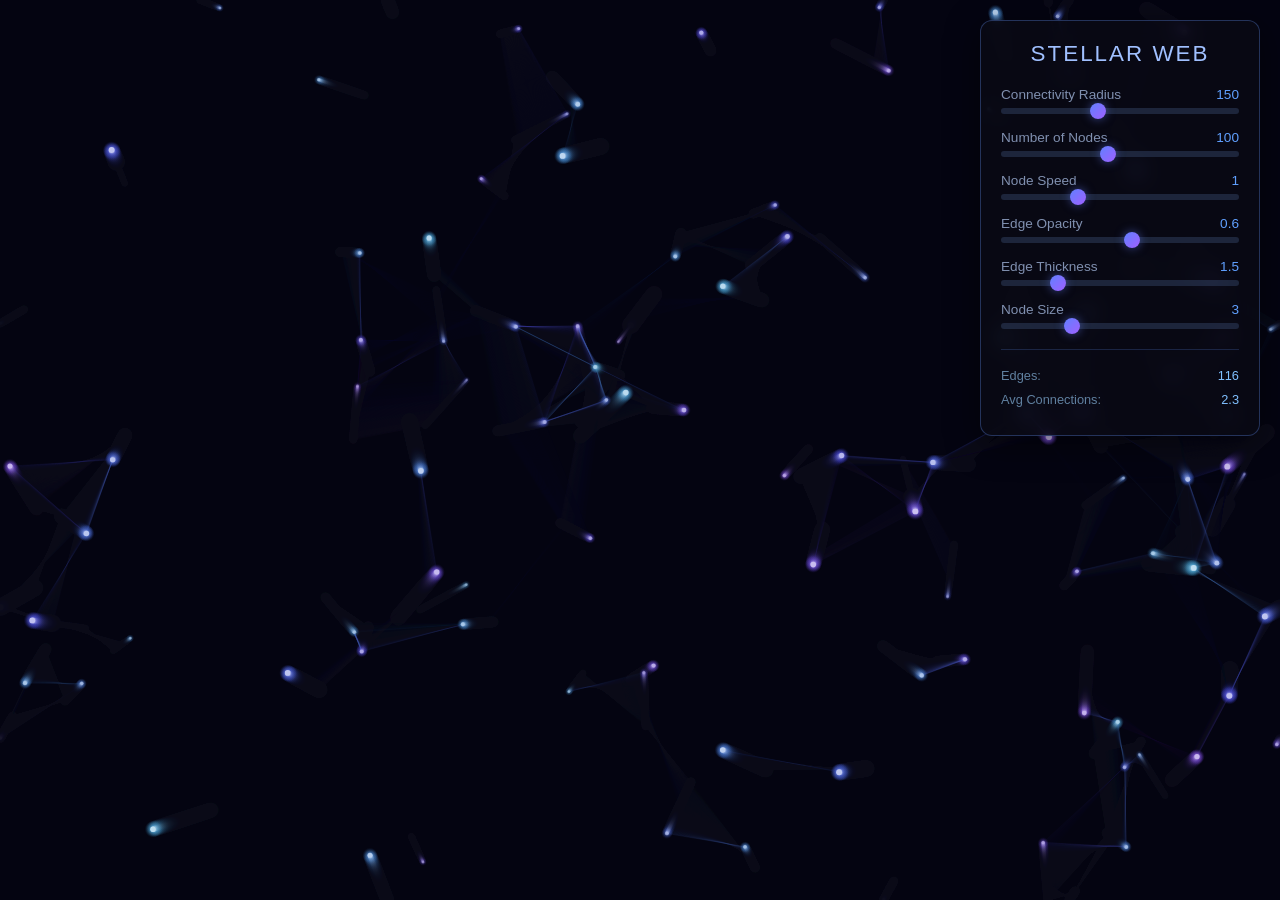
<file: stellar-web/index.html>
<!DOCTYPE html>
<html lang="en">
<head>
    <meta charset="UTF-8">
    <meta name="viewport" content="width=device-width, initial-scale=1.0">
    <title>Stellar Web</title>
    <link rel="stylesheet" href="styles.css">
</head>
<body>
    <canvas id="stellar-canvas"></canvas>

    <div id="controls">
        <h2>Stellar Web</h2>
        <div id="sliders-container"></div>
        <div id="stats"></div>
    </div>

    <script src="stellar-web.js"></script>
    <script src="ui-controls.js"></script>
</body>
</html>
</file>
<file: stellar-web/styles.css>
/* ============================================
   Stellar Web - Styles
   ============================================ */

/* Reset and Base */
* {
    margin: 0;
    padding: 0;
    box-sizing: border-box;
}

body {
    overflow: hidden;
    background: #0a0a0f;
    font-family: 'Segoe UI', Tahoma, Geneva, Verdana, sans-serif;
}

/* Canvas - Full Viewport */
#stellar-canvas {
    position: fixed;
    top: 0;
    left: 0;
    width: 100vw;
    height: 100vh;
    display: block;
}

/* Control Panel */
#controls {
    position: fixed;
    top: 20px;
    right: 20px;
    width: 280px;
    background: rgba(10, 10, 20, 0.85);
    border: 1px solid rgba(100, 150, 255, 0.3);
    border-radius: 12px;
    padding: 20px;
    backdrop-filter: blur(10px);
    box-shadow: 0 8px 32px rgba(0, 0, 0, 0.5);
    z-index: 100;
}

#controls h2 {
    color: #a0c0ff;
    font-size: 1.4rem;
    font-weight: 300;
    text-align: center;
    margin-bottom: 20px;
    letter-spacing: 2px;
    text-transform: uppercase;
}

/* Slider Container */
#sliders-container {
    display: flex;
    flex-direction: column;
    gap: 16px;
}

/* Individual Slider Group */
.slider-group {
    display: flex;
    flex-direction: column;
    gap: 6px;
}

.slider-group label {
    color: #8090b0;
    font-size: 0.85rem;
    display: flex;
    justify-content: space-between;
    align-items: center;
}

.slider-group label span {
    color: #60a0ff;
    font-weight: 500;
}

/* Custom Range Slider */
.slider-group input[type="range"] {
    -webkit-appearance: none;
    appearance: none;
    width: 100%;
    height: 6px;
    background: rgba(60, 80, 120, 0.4);
    border-radius: 3px;
    outline: none;
    cursor: pointer;
}

.slider-group input[type="range"]::-webkit-slider-thumb {
    -webkit-appearance: none;
    appearance: none;
    width: 16px;
    height: 16px;
    background: linear-gradient(135deg, #6080ff, #a060ff);
    border-radius: 50%;
    cursor: pointer;
    box-shadow: 0 0 10px rgba(100, 128, 255, 0.5);
    transition: transform 0.2s, box-shadow 0.2s;
}

.slider-group input[type="range"]::-webkit-slider-thumb:hover {
    transform: scale(1.2);
    box-shadow: 0 0 15px rgba(100, 128, 255, 0.8);
}

.slider-group input[type="range"]::-moz-range-thumb {
    width: 16px;
    height: 16px;
    background: linear-gradient(135deg, #6080ff, #a060ff);
    border-radius: 50%;
    cursor: pointer;
    border: none;
    box-shadow: 0 0 10px rgba(100, 128, 255, 0.5);
}

/* Statistics Display */
#stats {
    margin-top: 20px;
    padding-top: 16px;
    border-top: 1px solid rgba(100, 150, 255, 0.2);
    color: #6080a0;
    font-size: 0.8rem;
    line-height: 1.6;
}

#stats div {
    display: flex;
    justify-content: space-between;
    margin-bottom: 4px;
}

#stats span {
    color: #80c0ff;
}

/* Responsive Design */
@media (max-width: 600px) {
    #controls {
        width: calc(100% - 40px);
        top: auto;
        bottom: 20px;
        right: 20px;
        left: 20px;
        max-height: 50vh;
        overflow-y: auto;
    }
}
</file>
